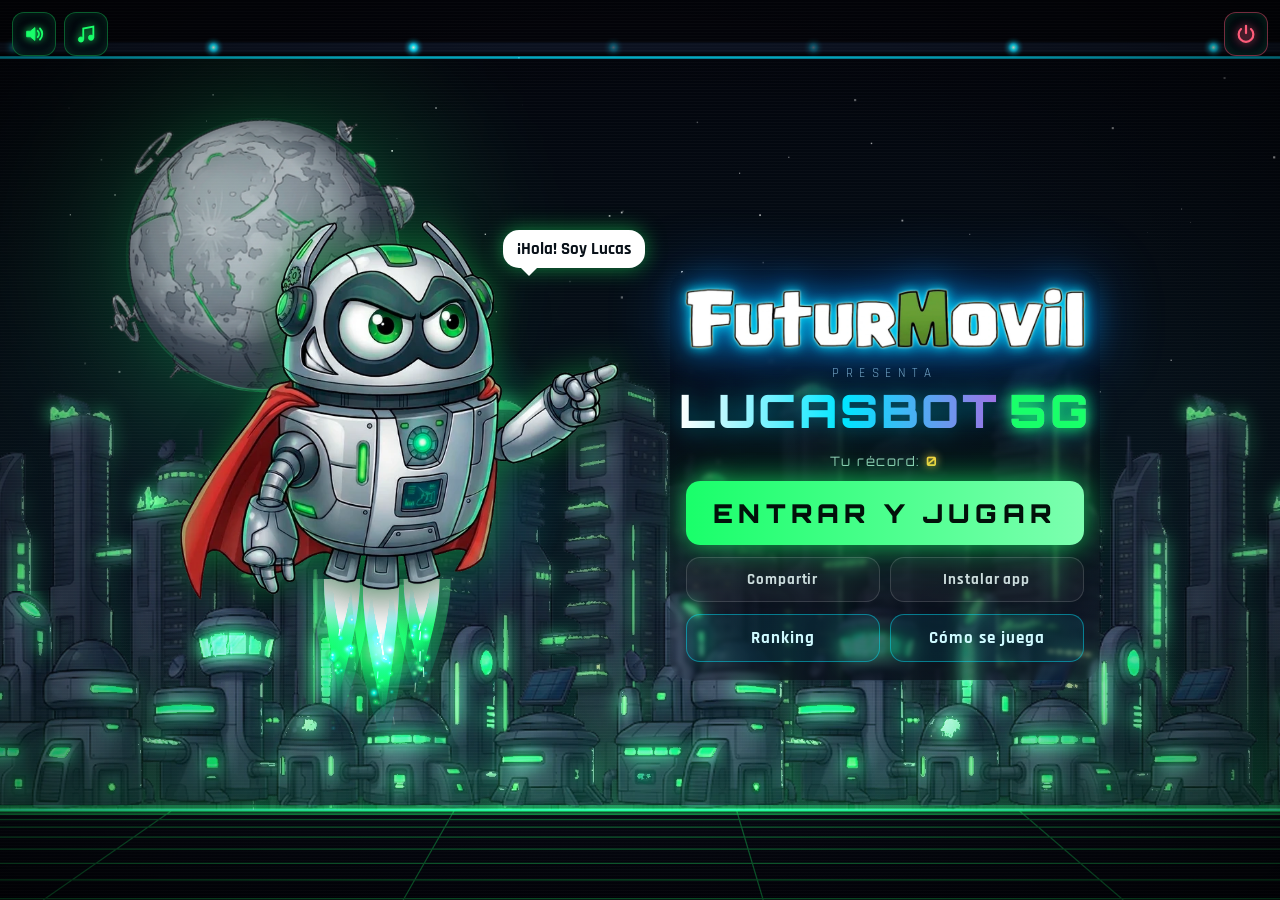
<file: index.html>
<!doctype html>
<html lang="es">
<head>
<meta charset="utf-8">
<meta name="viewport" content="width=device-width,initial-scale=1,maximum-scale=1,user-scalable=no,viewport-fit=cover">
<title>LUCASBOT 5G · Futurmovil</title>
<meta name="description" content="Vuela con Lucas, el robot de Futurmovil, esquiva láseres y virus y entra en el ranking semanal.">
<meta name="theme-color" content="#05060f">
<meta name="apple-mobile-web-app-capable" content="yes">
<meta name="apple-mobile-web-app-status-bar-style" content="black-translucent">
<meta name="apple-mobile-web-app-title" content="Lucas 5G">
<meta property="og:title" content="LUCASBOT 5G · Futurmovil">
<meta property="og:description" content="¿Superas mi puntuación? Vuela con Lucas y entra en el ranking.">
<meta property="og:image" content="https://puntofibra.github.io/juegorobot/img/icon-512.png?v=2">
<link rel="manifest" href="manifest.json?v=2">
<link rel="icon" href="favicon.ico?v=2" sizes="any">
<link rel="icon" type="image/png" sizes="32x32" href="img/icon-32.png?v=2">
<link rel="icon" type="image/png" sizes="192x192" href="img/icon-192.png?v=2">
<link rel="apple-touch-icon" sizes="180x180" href="img/icon-180.png?v=2">
<link rel="preconnect" href="https://fonts.googleapis.com">
<link rel="preconnect" href="https://fonts.gstatic.com" crossorigin>
<link href="https://fonts.googleapis.com/css2?family=Orbitron:wght@500;700;900&family=Rajdhani:wght@500;600;700&display=swap" rel="stylesheet">
<link rel="stylesheet" href="style.css?v=30">
</head>
<body>
<canvas id="cv"></canvas>
<div id="fx"></div>
<div id="flash"></div>

<!-- Botones fijos -->
<button id="btnSonido" class="ico tl" aria-label="Sonido"></button>
<button id="btnMusica" class="ico tl2" aria-label="Música"></button>
<button id="btnCerrar" class="ico tr cerrar oculto" aria-label="Salir del juego"><svg viewBox="0 0 24 24"><path d="M12 3v8" fill="none" stroke-width="2.4" stroke-linecap="round"/><path d="M6.6 6.6a8 8 0 1 0 10.8 0" fill="none" stroke-width="2.4" stroke-linecap="round"/></svg></button>
<button id="btnPausa" class="ico tr oculto" aria-label="Pausa">
  <svg viewBox="0 0 24 24"><rect x="6" y="5" width="4" height="14" rx="1"/><rect x="14" y="5" width="4" height="14" rx="1"/></svg>
</button>

<!-- HUD -->
<div id="hud" class="oculto">
  <div class="hudPts"><span id="hPts">0</span><small>PUNTOS</small></div>
  <div class="hudSub"><span id="hM">0</span> m <i></i> <span id="hD">0</span> datos</div>
  <div id="hCombo"></div>
  <div id="hPw"></div>
</div>
<div id="banner"></div>
<div id="duoHud" class="oculto"><div id="dhYo" class="dh yo"><i>👑</i><small id="dhYoN">TÚ</small><b id="dhYoP">0</b></div><span class="dhVs">VS</span><span id="dhCrono" class="dhCrono oculto">3:00</span><div id="dhEl" class="dh el"><b id="dhElP">0</b><small id="dhElN">RIVAL</small><i>👑</i></div></div>
<div id="duoSpect" class="oculto"><div class="dsCaja"><b>¡TE HAN ELIMINADO!</b><span id="dsTxt"></span><button id="dsSalir" class="btn ter mini">Salir</button></div></div>
<div id="cuenta"></div>

<!-- Carga -->
<section id="sCarga" class="screen show">
  <div class="carga">
    <img src="img/portatil.webp" alt="Lucas" class="lucasImg flota">
    <div class="cargaTxt">INICIANDO SISTEMAS<span class="dots"></span></div>
    <div class="barra"><i id="cargaBar"></i></div>
  </div>
</section>

<!-- Menú -->
<section id="sMenu" class="screen">
  <div class="menu">
    <div class="hero">
      <div class="bocadillo" id="bocadillo">¡Hola! Soy Lucas</div>
      <div class="halo"></div>
      <div class="temaBadge hw">🎃 EDICIÓN HALLOWEEN 🦇</div><div class="temaBadge nv">🎄 EDICIÓN NAVIDAD ❄️</div><div class="temaBadge fa">🔥 EDICIÓN FALLAS 🎆</div>
      <div class="heroLucas flota">
        <canvas id="heroFx"></canvas>
        <img id="heroImg" src="img/capa.webp" alt="Lucas con capa" class="lucasImg grande">
      </div>
    </div>
    <div class="panel">
      <div class="logoWrap"><img src="img/logo.webp?v=2" alt="FuturMovil" class="logoImg"><i class="logoBrillo"></i></div>
      <div class="titulo"><span>presenta</span><b>LUCASBOT<em>5G</em></b></div>
      <div class="record">Tu récord: <b id="mRecord">0</b></div>
      <div id="enVivo" class="enVivo oculto"><span class="punto"></span><span class="etq">HOY</span><span class="txt"><b id="hoyJug">0</b> <span id="hoyJugTxt">pilotos han volado</span><i>·</i><b id="hoyPar">0</b> vuelos</span></div>
      <div id="miCuenta" class="cuenta oculto"><span class="avatar"></span><span class="cnom"><small>Jugando como</small><b id="cUsuario"></b></span><button id="btnInventario" class="btn sec mini inv"><svg viewBox="0 0 24 24"><path d="M4 8l8-4 8 4v9l-8 4-8-4z" fill="none" stroke="currentColor" stroke-width="2" stroke-linejoin="round"/><path d="M4 8l8 4 8-4M12 12v9" fill="none" stroke="currentColor" stroke-width="2"/></svg>Inventario</button><button id="btnSalirCuenta" class="btn ter mini">Salir</button></div>
      <button id="btnJugar" class="btn jugar"><span>JUGAR</span></button>
      <div class="fila">
        <button id="btnCompartir" class="btn ter">Compartir</button>
        <button id="btnInstalar" class="btn ter">Instalar app</button>
      </div>
      <div class="fila">
        <button id="btnRanking" class="btn sec">Ranking</button>
        <button id="btnAyuda" class="btn sec">Cómo se juega</button>
      </div>
    </div>
  </div>
</section>

<!-- Ayuda -->
<section id="sAyuda" class="screen">
  <div class="card ancha">
    <div class="fxBox"><canvas id="ayudaFx"></canvas><img id="ayudaImg" src="img/ayuda.webp" alt="LucasBot señalando" class="lucasImg lado"></div>
    <div>
      <h2>Cómo se juega</h2>
      <ul class="ayuda">
        <li><b>Mantén pulsado</b> (pantalla, ratón o espacio) para que Lucas suba. Suelta para bajar.</li>
        <li>Recoge <b class="v" data-hw="calabazas" data-nv="monedas de oro" data-fa="buñuelos">datos</b> seguidos para hacer combos y multiplicar los puntos.</li>
        <li>Esquiva <b class="r" data-hw="gusanos" data-nv="bastones de caramelo" data-fa="tracas">láseres</b>, <b class="m" data-hw="murciélagos" data-nv="bolas malvadas" data-fa="ninots y TNT">virus</b> y <b class="r" data-hw="cuchillos" data-nv="carámbanos" data-fa="cohetes">misiles</b>. Pasar rozando <span data-hw="un gusano" data-nv="un bastón" data-fa="una traca">un láser</span> da puntos extra.</li>
      </ul>
      <div class="pws" id="ayudaPw"></div>
      <div class="ayudaBtns"><button class="btn jugar peq" data-cerrar>¡Entendido!</button><a class="btn sec webCreador" href="https://puntofibra.github.io/web/" target="_blank" rel="noopener"><svg viewBox="0 0 24 24"><circle cx="12" cy="12" r="9" fill="none" stroke="currentColor" stroke-width="2"/><path d="M3 12h18M12 3c3 3.2 3 14.8 0 18M12 3c-3 3.2-3 14.8 0 18" fill="none" stroke="currentColor" stroke-width="2"/></svg>Web del creador</a></div>
    </div>
  </div>
</section>

<!-- Despedida (si el navegador no deja cerrar la pestaña) -->
<section id="sAdios" class="screen">
  <div class="card adios">
    <img src="img/saluda.webp" alt="Lucas se despide" class="lucasImg media">
    <h2>¡Hasta pronto!</h2>
    <p>Lucas se queda esperándote. Ya puedes cerrar esta pestaña del navegador.</p>
    <button id="btnVolverJuego" class="btn jugar peq">Volver al juego</button>
  </div>
</section>

<!-- Pausa -->
<section id="sPausa" class="screen">
  <div class="card">
    <img src="img/switch.webp" alt="Lucas jugando" class="lucasImg media">
    <h2>PAUSA</h2>
    <button id="btnSeguir" class="btn jugar peq">Continuar</button>
    <button id="btnSalir" class="btn sec">Salir al menú</button>
  </div>
</section>

<!-- Fin -->
<section id="sFin" class="screen">
  <div class="card ancha fin">
    <div class="finImg"><img id="finImg" src="img/caido.webp" alt="Lucas" class="lucasImg media"></div>
    <div class="finDatos">
      <h2 id="finTit">FIN DE LA PARTIDA</h2>
      <div class="stats">
        <div><b id="fPts">0</b><small>puntos</small></div>
        <div><b id="fM">0</b><small>metros</small></div>
        <div><b id="fD">0</b><small>datos</small></div>
        <div><b id="fBest">0</b><small>récord</small></div>
      </div>
      <div class="envio" id="envio"></div>
      <div id="finItem" class="finItem oculto"><img alt=""><div><small>¡OBJETO CONSEGUIDO!</small><b></b><code></code></div><button class="btn sec mini" id="btnVerSala">Ver en mi sala</button></div>
      <div id="finProx" class="finProx oculto"></div>
      <button id="btnOtra" class="btn jugar peq">Otra vez</button>
      <div class="fila">
        <button id="btnFinRank" class="btn sec">Ranking</button>
        <button id="btnFinComp" class="btn sec">Compartir</button>
      </div>
      <button id="btnFinMenu" class="btn ter">Menú</button>
    </div>
  </div>
</section>

<!-- Elegir modo: 1 o 2 jugadores -->
<section id="sModo" class="screen">
  <div class="card modoCard">
    <h2>¿CÓMO QUIERES VOLAR?</h2>
    <div class="modos">
      <button id="btnModo1" class="modo m1">
        <span class="mImgs"><img src="img/superlucas.webp" alt=""></span>
        <b>1 JUGADOR</b><small>Vuela solo y bate tu récord</small>
      </button>
      <button id="btnModo2" class="modo m2">
        <span class="mImgs"><img src="img/superlucas.webp" alt="" class="gris"><img src="img/superlucas.webp" alt=""></span>
        <b>2 JUGADORES</b><small>Reta a un amigo en tiempo real</small><i class="mNuevo">NUEVO</i>
      </button>
    </div>
    <button id="btnModoX" class="btn ter">Volver</button>
  </div>
</section>

<!-- 2 jugadores: sala / invitación -->
<section id="sDuo" class="screen">
  <div class="card duoCard" id="duoCaja"></div>
</section>

<!-- 2 jugadores: resultado -->
<section id="sDuoFin" class="screen">
  <div class="card ancha fin duoFin">
    <div class="finImg"><img id="dfImg" src="img/celebra.webp" alt="Lucas" class="lucasImg media"></div>
    <div class="finDatos">
      <h2 id="dfTit">¡HAS GANADO!</h2>
      <div class="dfVs">
        <div id="dfYo" class="dfJ yo"><small id="dfYoN">Tú</small><b id="dfYoP">0</b><span id="dfYoS"></span><i>👑</i></div>
        <div class="dfX">VS</div>
        <div id="dfEl" class="dfJ el"><small id="dfElN">Rival</small><b id="dfElP">0</b><span id="dfElS"></span><i>👑</i></div>
      </div>
      <div class="envio" id="dfEnvio"></div>
      <button id="dfRev" class="btn jugar peq">REVANCHA</button>
      <div class="dfEst" id="dfEst"></div>
      <div class="fila">
        <button id="dfComp" class="btn sec">Compartir</button>
        <button id="dfMenu" class="btn ter">Menú</button>
      </div>
    </div>
  </div>
</section>

<!-- Ranking -->
<section id="sRanking" class="screen">
  <div class="card ancha">
    <div class="fxBox"><canvas id="rankFx"></canvas><img id="rankImg" src="img/gamer.webp" alt="LucasBot jugando" class="lucasImg lado"></div>
    <div class="rk">
      <h2>Ranking</h2>
      <div class="tabs"><button class="tab on" data-tab="semana">Esta semana</button><button class="tab" data-tab="total">Histórico</button></div>
      <div id="premio" class="premio oculto"></div>
      <ol id="rkLista" class="rkLista"></ol>
      <button class="btn jugar peq" data-cerrar>Cerrar</button>
    </div>
  </div>
</section>

<!-- Sala de inventario -->
<section id="sInv" class="sala">
  <div class="salaFondo"></div>
  <div class="salaBox" id="salaBox">
    <div class="salaItems" id="salaItems"></div>
    <button class="btn salaVolver" id="btnSalaVolver"><span>←</span> Volver</button>
    <div class="salaTit"><small>SALA DE</small><b id="salaNom">—</b></div>
    <div class="salaCnt"><b id="salaCnt">0</b><small>objetos</small></div>
    <div class="salaAyuda" id="salaAyuda">Arrastra tus objetos para colocarlos donde quieras</div>
    <div class="salaEstado" id="salaEstado"></div>
  </div>
  <nav class="salaMenu" id="salaMenu">
    <h4>SECCIONES</h4>
    <button class="secBtn btnTrueque" id="btnTrueque"><span class="sIco"><svg viewBox="0 0 24 24"><path d="M4 8h13l-3-3M20 16H7l3 3" fill="none" stroke="currentColor" stroke-width="2" stroke-linecap="round" stroke-linejoin="round"/></svg></span><span class="sTxt"><b>Intercambiar</b><small>Con jugadores conectados</small></span><i id="onCnt">0</i></button>
    <button class="secBtn btnLobby" id="btnLobby"><span class="sIco"><svg viewBox="0 0 24 24"><path d="M4 5h16v10H9l-5 4z" fill="none" stroke="currentColor" stroke-width="2" stroke-linejoin="round"/><path d="M8 9h8M8 12h5" stroke="currentColor" stroke-width="2" stroke-linecap="round"/></svg></span><span class="sTxt"><b>Sala de chat</b><small>Lobby Futurmovil</small></span></button>
    <div class="secPronto">✨ Más secciones muy pronto</div>
  </nav>
  <div class="tPanel oculto" id="tPanel">
    <div class="tCaja">
      <div class="tVista" data-v="lista">
        <header><b>Jugadores conectados</b><button class="tX" data-tcerrar>✕</button></header>
        <p class="tSub">Elige con quién quieres intercambiar objetos</p>
        <div class="tLista" id="tLista"></div>
      </div>
      <div class="tVista" data-v="espera">
        <div class="tCentro"><div class="tSpin"></div><b>Esperando a <span class="tOtro"></span>…</b><p>Le ha llegado tu invitación para intercambiar</p><button class="btn ter" data-tcancelar>Cancelar invitación</button></div>
      </div>
      <div class="tVista" data-v="invita">
        <div class="tCentro"><div class="tIco">⇄</div><b><span class="tOtro"></span> quiere intercambiar contigo</b><p>Podréis ver lo que ofrece cada uno antes de aceptar</p>
          <div class="tBotones"><button class="btn jugar peq" id="tSi">Ver trato</button><button class="btn ter" id="tNo">Rechazar</button></div></div>
      </div>
      <div class="tVista" data-v="trato">
        <header><b>Intercambio con <span class="tOtro"></span></b><button class="tX" data-tcancelar>✕</button></header>
        <div class="tCols">
          <div class="tCol">
            <h4>Tú ofreces <small id="tMioN"></small></h4>
            <div class="tOferta" id="tMio"></div>
            <h5>Tus objetos <small>(toca para añadir o quitar)</small></h5>
            <div class="tInv" id="tInv"></div>
          </div>
          <div class="tCol suyo">
            <h4><span class="tOtro"></span> ofrece <small id="tSuyoN"></small></h4>
            <div class="tOferta grande" id="tSuyo"></div>
          </div>
        </div>
        <footer>
          <div class="tEst"><span id="tOkYo">Tú: sin aceptar</span><span id="tOkOtro">—</span><em id="tMsg"></em></div>
          <button class="btn ter" data-tcancelar>Cancelar</button>
          <button class="btn jugar peq" id="tAceptar">Aceptar trato</button>
        </footer>
      </div>
      <div class="tVista" data-v="fin">
        <div class="tCentro"><div class="tIco" id="tFinIco">✓</div><b id="tFinTit"></b><p id="tFinTxt"></p><button class="btn sec" data-tcerrar>Cerrar</button></div>
      </div>
    </div>
  </div>
  <div class="itemInfo oculto" id="itemInfo"><img alt=""><div><b></b><code></code><small></small></div></div>
</section>

<div class="marcaPruebas">🧪 MODO PRUEBAS · solo tú ves este tema</div>
<div class="actualiza oculto" id="actualiza"><div><div class="tSpin"></div><b>¡Nueva versión de LUCASBOT!</b><small>Actualizando…</small></div></div>
<div class="modal oculto" id="modal" role="dialog" aria-modal="true"><div class="mCaja"><div class="mIco" id="mIco"></div><h3 id="mTit"></h3><div class="mTxt" id="mTxt"></div><div class="mBtns"><button class="btn ter" id="mNo">Cancelar</button><button class="btn jugar peq" id="mSi">Aceptar</button></div></div></div>
<div class="tAviso oculto" id="tAviso"><span class="tIco">⇄</span><div><b id="tAvisoTit"></b><small id="tAvisoTxt"></small></div><button class="btn jugar mini" id="tAvisoVer">Ver</button><button class="tX" id="tAvisoNo">✕</button></div>

<!-- Sala de chat tipo Habbo -->
<section id="sChat" class="chatSala">
  <canvas id="chatCv"></canvas>
  <div class="chatTop">
    <button class="btn sec mini" id="btnChatVolver">← Mi sala</button>
    <div class="chatTit"><small>SALA DE CHAT</small><b>LOBBY FUTURMOVIL</b></div>
    <div class="chatCnt"><b id="chatN">1</b><small>conectados</small></div>
  </div>
  <div class="chatLog" id="chatLog"></div>
  <form class="chatBar" id="chatForm" autocomplete="off">
    <button type="button" class="emo" data-e="saluda" title="Saludar">👋</button>
    <button type="button" class="emo" data-e="baile" title="Bailar">🕺</button>
    <button type="button" class="emo" data-e="amor" title="Corazón">❤️</button>
    <input id="chatTxt" maxlength="120" placeholder="Escribe un mensaje y pulsa Enter…" enterkeyhint="send">
    <button class="btn jugar mini" type="submit">Enviar</button>
  </form>
  <div class="chatMenu oculto" id="chatMenu"><b id="chatMenuNom"></b><button class="btn sec mini" id="chatMenuTrato">⇄ Intercambiar</button><button class="btn ter mini" id="chatMenuHola">👋 Saludar</button></div>
  <div class="chatEstado" id="chatEstado">Entrando en la sala…</div>
</section>

<!-- Acceso -->
<!-- Administración (10 toques a Lucas en el menú) -->
<section id="sAdmin" class="screen adminScr">
  <div class="admBox">
    <div class="admLlave" id="admLlave">
      <div class="nfcAnim" id="nfcAnim"><svg viewBox="0 0 64 64"><rect x="14" y="6" width="36" height="52" rx="7" fill="none" stroke="currentColor" stroke-width="3"/><path d="M27 24a9 9 0 0 1 0 16M33 19a16 16 0 0 1 0 26M39 14a23 23 0 0 1 0 36" fill="none" stroke="currentColor" stroke-width="3" stroke-linecap="round"/></svg><i></i><i></i></div>
      <h2>Acceso administrador</h2>
      <p id="admMsg">Pulsa «Escanear» y acerca tu llave NFC a la parte trasera del móvil</p>
      <div id="admQr" class="admQr oculto"><div id="admQrImg"></div><small id="admQrT"></small></div>
      <button id="btnNfc" class="btn jugar peq">Escanear llave</button>
      <button id="btnAdmLogin" class="btn jugar peq oculto">Iniciar sesión</button>
      <button class="btn ter admCerrar">Cancelar</button>
    </div>
    <div class="admPanel oculto" id="admPanel">
      <header class="admHead">
        <b>PANEL ADMIN</b>
        <nav id="admTabs"><button data-t="trofeos" class="on">Trofeos</button><button data-t="premios">Premio semanal</button><button data-t="jugadores">Jugadores</button><button data-t="regalar">Regalar</button><button data-t="canjear">Canjear</button><button data-t="temas">Temas</button></nav>
        <button class="admX admCerrar" aria-label="Cerrar">✕</button>
      </header>
      <div class="admCont">
        <div class="admTab on" data-t="trofeos">
          <h3>Trofeos del juego</h3>
          <div class="admCat" id="admCat"></div>
          <h3 id="tTit">Nuevo trofeo</h3>
          <form id="fTrofeo" class="admForm">
            <input type="hidden" name="tipo">
            <label class="admImg"><input type="file" id="tPng" accept="image/png"><img id="tPrev" alt=""><span id="tPrevTxt">Subir imagen PNG<br><small>con fondo transparente</small></span></label>
            <div class="admCampos">
              <input name="nombre" maxlength="60" placeholder="Nombre del trofeo (ej. Copa Navidad)" required>
              <input name="desc" maxlength="200" placeholder="Descripción (opcional)">
              <label class="admRango">Tamaño en la sala <input type="range" name="ancho" min="0.5" max="1.8" step="0.05" value="1"><em id="tAncho">100%</em></label>
              <div class="admFila"><button class="btn jugar peq" type="submit" id="tBtn">Crear trofeo</button><button class="btn ter oculto" type="button" id="tCancel">Cancelar</button></div>
            </div>
          </form>
        </div>
        <div class="admTab" data-t="premios">
          <h3>Premio por defecto <small>(semanas sin nada programado)</small></h3>
          <form id="fBase" class="admForm linea">
            <select name="tipo" class="selTrofeo" data-ninguno="Sin premio"></select>
            <input name="minimo" type="number" min="0" step="100" placeholder="Puntos mínimos">
            <input name="maxDia" type="number" min="1" placeholder="Máx/día">
            <input name="texto" maxlength="200" placeholder="Texto que verán los jugadores">
            <button class="btn sec" type="submit">Guardar</button>
          </form>
          <h3>Programar próximas semanas</h3>
          <div id="admSemanas" class="admSemanas"></div>
        </div>
        <div class="admTab" data-t="jugadores">
          <h3>Jugadores <small id="jugCnt"></small></h3>
          <input id="admBuscar" placeholder="Buscar jugador o correo…">
          <div id="admJug" class="admJug"></div>
        </div>
        <div class="admTab" data-t="temas">
          <h3>Tema del juego <small>(cambia el aspecto del juego para todos los jugadores)</small></h3>
          <label class="pruebas"><input type="checkbox" id="chkPruebas"><span class="sw"></span><span><b>Modo pruebas</b><small id="pruebasTxt"></small></span></label>
          <div class="temas" id="admTemas">
            <button class="tema" data-tema="normal"><span class="tPrev normal"><i></i></span><b>Normal</b><small>Ciudad neón de Futurmovil</small><em>ACTIVO</em></button>
            <button class="tema" data-tema="halloween"><span class="tPrev halloween"><i></i></span><b>Halloween</b><small>Murciélagos, gusanos, cuchillos y calabazas</small><em>ACTIVO</em></button>
            <button class="tema" data-tema="navidad"><span class="tPrev navidad"><i></i></span><b>Navidad</b><small>Nieve, bastones de caramelo, bolas malvadas y monedas de oro</small><em>ACTIVO</em></button>
            <button class="tema" data-tema="fallas"><span class="tPrev fallas"><i></i></span><b>Fallas</b><small>Mascletà, tracas, ninots, TNT, cohetes y buñuelos</small><em>ACTIVO</em></button>
          </div>
          <p class="admNota">Los jugadores que estén en el menú lo verán cambiar en menos de un minuto; los que estén jugando, al terminar la partida.</p>
        </div>
        <div class="admTab" data-t="canjear">
          <h3>Canjear trofeos <small>(entregas el premio en mano y el trofeo se elimina)</small></h3>
          <form id="fCanje" class="admForm linea">
            <input name="q" list="admUsuarios" placeholder="ID del trofeo (LB-…) o nombre del jugador" autocomplete="off" required>
            <button class="btn sec" type="submit">Buscar</button>
          </form>
          <div id="canjeRes" class="canjeRes"></div>
          <h3>Últimos canjes</h3>
          <div id="canjeLog" class="canjeLog"></div>
        </div>
        <div class="admTab" data-t="regalar">
          <h3>Regalar un trofeo</h3>
          <form id="fRegalar" class="admForm col">
            <input name="usuario" list="admUsuarios" placeholder="Nombre de usuario" required autocomplete="off">
            <datalist id="admUsuarios"></datalist>
            <select name="tipo" class="selTrofeo" required></select>
            <input name="motivo" maxlength="120" placeholder="Motivo (opcional)">
            <button class="btn jugar peq" type="submit">Regalar</button>
          </form>
          <p class="admNota">Cada trofeo regalado recibe su propio ID único y aparece en la sala del jugador.</p>
        </div>
      </div>
    </div>
  </div>
</section>

<section id="sLogin" class="screen">
  <div class="card ancha login">
    <img src="img/capa.webp" alt="LucasBot" class="lucasImg lado">
    <div class="loginCol">
      <div class="lv" data-v="entrar">
        <h2>Entra para jugar</h2>
        <form id="fEntrar" autocomplete="on">
          <input name="id" id="lId" placeholder="Correo o nombre de usuario" autocomplete="username" required>
          <input name="pass" id="lPass" type="password" placeholder="Contraseña" autocomplete="current-password" required>
          <button class="btn jugar peq" type="submit">Entrar</button>
        </form>
        <div class="gWrap"><div class="sep"><span>o</span></div><div class="gBtn"></div></div>
        <div class="links"><a data-ir="crear">Crear cuenta</a><a data-ir="recuperar">¿Olvidaste la contraseña?</a></div>
      </div>
      <div class="lv" data-v="crear">
        <h2>Crear cuenta</h2>
        <form id="fCrear" autocomplete="on">
          <input name="email" type="email" placeholder="Tu correo" autocomplete="email" required>
          <div class="campoU"><input name="usuario" id="cUser" maxlength="16" placeholder="Nombre de usuario (sale en el ranking)" autocomplete="nickname" required><i id="cUserEst"></i></div>
          <input name="pass" type="password" placeholder="Contraseña (mínimo 6)" autocomplete="new-password" required minlength="6">
          <button class="btn jugar peq" type="submit">Crear y jugar</button>
        </form>
        <div class="gWrap"><div class="sep"><span>o</span></div><div class="gBtn"></div></div>
        <div class="links"><a data-ir="entrar">Ya tengo cuenta</a></div>
        <p class="legal">Al crear la cuenta aceptas la <a href="privacidad.html" target="_blank">política de privacidad</a>.</p>
      </div>
      <div class="lv" data-v="recuperar">
        <h2>Recuperar contraseña</h2>
        <p class="txt">Te enviamos un código de 6 cifras a tu correo.</p>
        <form id="fRecuperar">
          <input name="email" type="email" id="rEmail" placeholder="Tu correo" autocomplete="email" required>
          <button class="btn jugar peq" type="submit">Enviar código</button>
        </form>
        <div class="links"><a data-ir="restablecer">Ya tengo un código</a><a data-ir="entrar">Volver</a></div>
      </div>
      <div class="lv" data-v="restablecer">
        <h2>Nueva contraseña</h2>
        <form id="fRestablecer">
          <input name="email" type="email" id="rsEmail" placeholder="Tu correo" autocomplete="email" required>
          <input name="codigo" inputmode="numeric" maxlength="6" placeholder="Código de 6 cifras" autocomplete="one-time-code" required>
          <input name="pass" type="password" placeholder="Contraseña nueva (mínimo 6)" autocomplete="new-password" required minlength="6">
          <button class="btn jugar peq" type="submit">Guardar y jugar</button>
        </form>
        <div class="links"><a data-ir="recuperar">Reenviar código</a><a data-ir="entrar">Volver</a></div>
      </div>
      <div class="lv" data-v="gusuario">
        <h2>Elige tu nombre</h2>
        <p class="txt">Es el nombre que saldrá en el ranking.</p>
        <form id="fGUsuario">
          <div class="campoU"><input name="usuario" id="gUser" maxlength="16" placeholder="Nombre de usuario" required><i id="gUserEst"></i></div>
          <button class="btn jugar peq" type="submit">Empezar</button>
        </form>
        <div class="links"><a data-ir="entrar">Cancelar</a></div>
      </div>
      <div class="lmsg" id="lMsg"></div>
      <button class="cerrarX" data-cerrar aria-label="Cerrar">✕</button>
    </div>
  </div>
</section>

<!-- Instalar iPhone -->
<section id="sIos" class="screen">
  <div class="card">
    <img src="img/telefono.webp" alt="Lucas con móvil" class="lucasImg media">
    <h2>Instalar en iPhone</h2>
    <p class="txt">En Safari, pulsa el botón <b>Compartir</b> (el cuadrado con la flecha hacia arriba) y elige <b>«Añadir a pantalla de inicio»</b>.</p>
    <button class="btn jugar peq" data-cerrar>Vale</button>
  </div>
</section>

<div id="girar">
  <div class="girarBox">
    <div class="movilAnim"><div class="movilIco"><img src="img/capa.webp" alt=""></div><svg class="flecha" viewBox="0 0 60 60"><path d="M12 30a18 18 0 0 1 30-13" fill="none" stroke-width="4" stroke-linecap="round"/><path d="M44 8v11H33" fill="none" stroke-width="4" stroke-linecap="round" stroke-linejoin="round"/></svg></div>
    <b>Gira el móvil</b>
    <span>LucasBot 5G se juega en horizontal</span>
  </div>
</div>
<div id="toast"></div>
<script src="https://accounts.google.com/gsi/client" async defer></script>
<script src="game.js?v=40"></script>
</body>
</html>
</file>
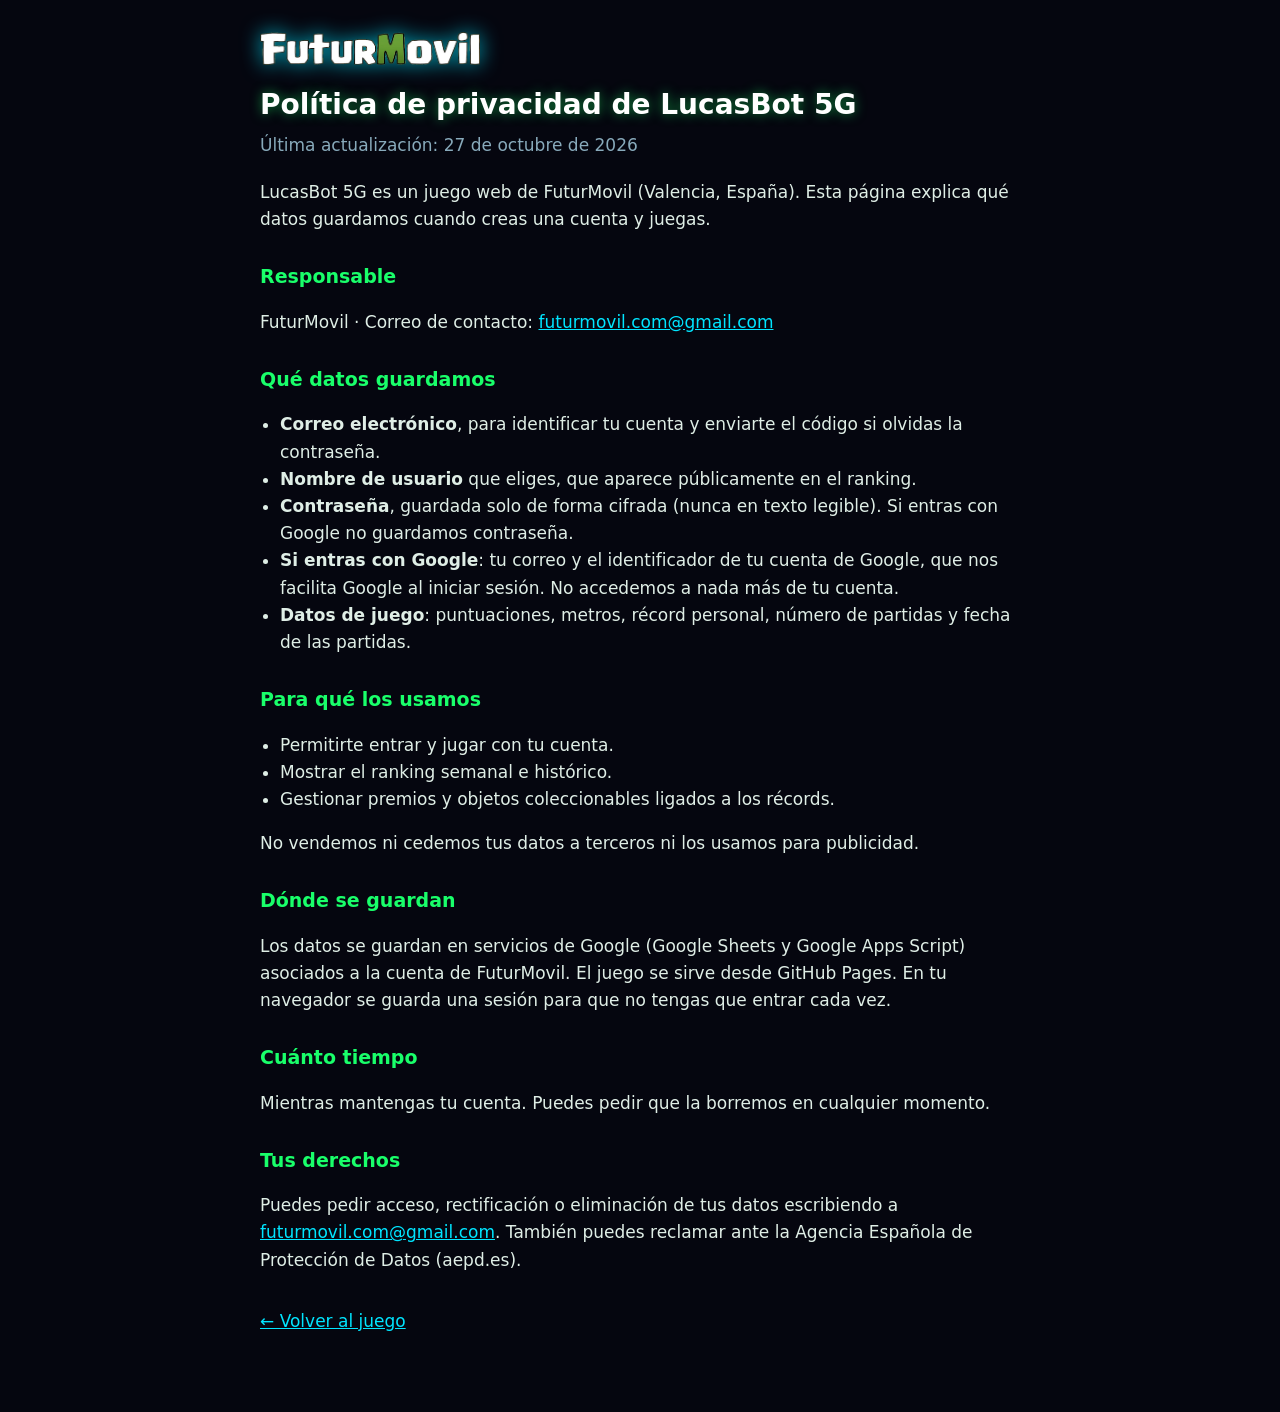
<file: privacidad.html>
<!doctype html>
<html lang="es">
<head>
<meta charset="utf-8">
<meta name="viewport" content="width=device-width,initial-scale=1">
<title>Privacidad · LucasBot 5G</title>
<link rel="icon" href="img/icon-192.png?v=2">
<style>
  :root{--v:#19ff6a;--c:#00e5ff}
  body{margin:0;background:#05060f;color:#dfeee6;font:17px/1.6 system-ui,-apple-system,Segoe UI,Roboto,sans-serif}
  main{max-width:760px;margin:0 auto;padding:32px 16px 60px}
  h1{color:#fff;font-size:28px;margin:0 0 4px;text-shadow:0 0 12px rgba(25,255,106,.5)}
  h2{color:var(--v);font-size:19px;margin:28px 0 6px}
  a{color:var(--c)}
  .sub{color:#8ab;margin:0 0 20px}
  .logo{display:block;width:220px;max-width:70%;margin:0 0 18px;filter:drop-shadow(0 0 10px rgba(0,229,255,.7))}
  ul{padding-left:20px}
</style>
</head>
<body>
<main>
  <img src="img/logo.webp" alt="FuturMovil" class="logo">
  <h1>Política de privacidad de LucasBot 5G</h1>
  <p class="sub">Última actualización: 27 de octubre de 2026</p>

  <p>LucasBot 5G es un juego web de FuturMovil (Valencia, España). Esta página explica qué datos guardamos cuando creas una cuenta y juegas.</p>

  <h2>Responsable</h2>
  <p>FuturMovil · Correo de contacto: <a href="mailto:futurmovil.com@gmail.com">futurmovil.com@gmail.com</a></p>

  <h2>Qué datos guardamos</h2>
  <ul>
    <li><b>Correo electrónico</b>, para identificar tu cuenta y enviarte el código si olvidas la contraseña.</li>
    <li><b>Nombre de usuario</b> que eliges, que aparece públicamente en el ranking.</li>
    <li><b>Contraseña</b>, guardada solo de forma cifrada (nunca en texto legible). Si entras con Google no guardamos contraseña.</li>
    <li><b>Si entras con Google</b>: tu correo y el identificador de tu cuenta de Google, que nos facilita Google al iniciar sesión. No accedemos a nada más de tu cuenta.</li>
    <li><b>Datos de juego</b>: puntuaciones, metros, récord personal, número de partidas y fecha de las partidas.</li>
  </ul>

  <h2>Para qué los usamos</h2>
  <ul>
    <li>Permitirte entrar y jugar con tu cuenta.</li>
    <li>Mostrar el ranking semanal e histórico.</li>
    <li>Gestionar premios y objetos coleccionables ligados a los récords.</li>
  </ul>
  <p>No vendemos ni cedemos tus datos a terceros ni los usamos para publicidad.</p>

  <h2>Dónde se guardan</h2>
  <p>Los datos se guardan en servicios de Google (Google Sheets y Google Apps Script) asociados a la cuenta de FuturMovil. El juego se sirve desde GitHub Pages. En tu navegador se guarda una sesión para que no tengas que entrar cada vez.</p>

  <h2>Cuánto tiempo</h2>
  <p>Mientras mantengas tu cuenta. Puedes pedir que la borremos en cualquier momento.</p>

  <h2>Tus derechos</h2>
  <p>Puedes pedir acceso, rectificación o eliminación de tus datos escribiendo a <a href="mailto:futurmovil.com@gmail.com">futurmovil.com@gmail.com</a>. También puedes reclamar ante la Agencia Española de Protección de Datos (aepd.es).</p>

  <p style="margin-top:34px"><a href="./">← Volver al juego</a></p>
</main>
</body>
</html>
</file>
<file: style.css>
:root{
  --v:#19ff6a; --c:#00e5ff; --m:#ff2bd6; --r:#ff2b4e; --o:#ffd23f; --p:#b14bff;
  --bg:#05060f; --tx:#e9fff1;
}
*{box-sizing:border-box;margin:0;padding:0;-webkit-tap-highlight-color:transparent}
html,body{height:100%;background:var(--bg);color:var(--tx);overflow:hidden;
  font-family:'Rajdhani',system-ui,sans-serif;user-select:none;-webkit-user-select:none;touch-action:none;overscroll-behavior:none}
canvas#cv{position:fixed;inset:0;width:100%;height:100%;display:block}
.oculto{display:none!important}
button{font:inherit;color:inherit;border:0;background:none;cursor:pointer}
input{font:inherit}

/* Capa de efectos: scanlines + viñeta */
#fx{position:fixed;inset:0;pointer-events:none;z-index:2;
  background:
   radial-gradient(ellipse at center,transparent 55%,rgba(0,0,0,.55) 100%),
   repeating-linear-gradient(0deg,rgba(255,255,255,.025) 0 1px,transparent 1px 3px);
  mix-blend-mode:normal}
#flash{position:fixed;inset:0;pointer-events:none;z-index:3;background:#fff;opacity:0}

/* Iconos fijos */
.ico{position:fixed;z-index:20;width:44px;height:44px;border-radius:12px;display:grid;place-items:center;
  background:rgba(5,10,20,.55);border:1px solid rgba(25,255,106,.35);backdrop-filter:blur(6px);
  box-shadow:0 0 12px rgba(25,255,106,.15) inset;transition:transform .15s,border-color .2s}
.ico:active{transform:scale(.9)}
.ico svg{width:22px;height:22px;fill:var(--v);stroke:var(--v);filter:drop-shadow(0 0 4px var(--v))}
.ico.off svg{fill:#5b6b63;stroke:#5b6b63;filter:none}
.tl{top:calc(12px + env(safe-area-inset-top));left:12px}
.tl2{top:calc(12px + env(safe-area-inset-top));left:64px}
.tr{top:calc(12px + env(safe-area-inset-top));right:12px}

/* HUD */
#hud{position:fixed;top:calc(10px + env(safe-area-inset-top));left:50%;transform:translateX(-50%);z-index:10;text-align:center;pointer-events:none}
.hudPts{font-family:Orbitron;font-weight:900;font-size:clamp(30px,5vw,46px);line-height:1;letter-spacing:.04em;
  color:#fff;text-shadow:0 0 8px var(--v),0 0 22px var(--v)}
.hudPts small{display:block;font-size:10px;letter-spacing:.35em;color:var(--v);margin-top:4px;text-shadow:0 0 6px var(--v)}
.hudSub{font-family:Orbitron;font-size:12px;margin-top:6px;color:#bfeee0;letter-spacing:.08em}
.hudSub i{display:inline-block;width:4px;height:4px;border-radius:50%;background:var(--v);margin:0 6px;vertical-align:middle;box-shadow:0 0 6px var(--v)}
#hCombo{font-family:Orbitron;font-weight:900;font-size:20px;margin-top:6px;color:var(--o);text-shadow:0 0 10px var(--o);
  opacity:0;transform:scale(.6);transition:opacity .2s,transform .2s}
#hCombo.on{opacity:1;transform:scale(1)}
#hCombo.pop{animation:pop .25s}
#hPw{display:flex;gap:8px;justify-content:center;margin-top:8px}
.pw{width:46px;height:46px;border-radius:50%;position:relative;display:grid;place-items:center;
  background:rgba(5,8,18,.6);box-shadow:0 0 14px var(--col) inset,0 0 10px var(--col)}
.pw img{width:28px;height:28px}
.pw svg{position:absolute;inset:-3px;width:52px;height:52px;transform:rotate(-90deg)}
.pw circle{fill:none;stroke:var(--col);stroke-width:3;stroke-linecap:round;filter:drop-shadow(0 0 3px var(--col))}

#banner{position:fixed;left:0;right:0;top:32%;z-index:9;text-align:center;pointer-events:none;opacity:0;
  font-family:Orbitron;font-weight:900;font-size:clamp(22px,4.5vw,44px);letter-spacing:.12em;color:#fff}
#banner small{display:block;font-size:.4em;letter-spacing:.5em;color:var(--c);text-shadow:0 0 8px var(--c);margin-bottom:6px}
#banner.show{animation:banner 2.4s ease forwards}
#banner span{text-shadow:0 0 10px var(--bc,#19ff6a),0 0 30px var(--bc,#19ff6a)}
@keyframes banner{0%{opacity:0;transform:scale(1.6);filter:blur(8px)}12%{opacity:1;transform:scale(1);filter:blur(0)}
 80%{opacity:1;transform:scale(1)}100%{opacity:0;transform:scale(.9) translateY(-20px)}}

#cuenta{position:fixed;inset:0;z-index:12;display:grid;place-items:center;pointer-events:none;
  font-family:Orbitron;font-weight:900;font-size:clamp(90px,20vw,200px);color:#fff}
#cuenta span{animation:cnt .8s ease-out forwards;text-shadow:0 0 20px var(--v),0 0 60px var(--v)}
#cuenta span.go{font-size:.45em;color:var(--v)}
@keyframes cnt{0%{opacity:0;transform:scale(2.4)}25%{opacity:1;transform:scale(1)}80%{opacity:1}100%{opacity:0;transform:scale(.7)}}
@keyframes pop{50%{transform:scale(1.35)}}

/* Pantallas */
.screen{position:fixed;inset:0;z-index:15;display:flex;align-items:center;justify-content:center;padding:70px 16px 20px;
  opacity:0;pointer-events:none;transition:opacity .4s ease;overflow-y:auto;touch-action:pan-y}
.screen.show{opacity:1;pointer-events:auto}
.screen.dim{background:rgba(3,4,10,.62);backdrop-filter:blur(3px)}
.screen>*{transform:translateY(16px) scale(.96);transition:transform .5s cubic-bezier(.2,1.4,.4,1)}
.screen.show>*{transform:none}

.card{position:relative;background:linear-gradient(160deg,rgba(14,22,40,.88),rgba(6,8,18,.92));border:1px solid rgba(25,255,106,.28);
  border-radius:22px;padding:22px 24px;max-width:420px;width:100%;text-align:center;
  box-shadow:0 0 0 1px rgba(0,229,255,.06),0 20px 60px rgba(0,0,0,.6),0 0 40px rgba(25,255,106,.12)}
.card::before{content:"";position:absolute;inset:-1px;border-radius:22px;padding:1px;pointer-events:none;
  background:linear-gradient(120deg,var(--v),transparent 30%,transparent 70%,var(--c));
  -webkit-mask:linear-gradient(#000 0 0) content-box,linear-gradient(#000 0 0);-webkit-mask-composite:xor;mask-composite:exclude;opacity:.7}
.card.ancha{max-width:760px;display:flex;gap:22px;align-items:center;text-align:left}
.card.ancha>div{flex:1;min-width:0}
h2{font-family:Orbitron;font-weight:900;letter-spacing:.1em;font-size:24px;margin:4px 0 14px;color:#fff;text-shadow:0 0 10px var(--v)}
.txt{line-height:1.4;font-size:18px;margin-bottom:16px;color:#cfe}

.lucasImg{display:block;filter:drop-shadow(0 0 18px rgba(25,255,106,.45)) drop-shadow(0 10px 20px rgba(0,0,0,.6))}
.lucasImg.media{height:150px;margin:0 auto 6px}
.lucasImg.lado{height:210px;flex:0 0 auto}
.flota{animation:flota 3.2s ease-in-out infinite}
@keyframes flota{0%,100%{transform:translateY(0) rotate(-2deg)}50%{transform:translateY(-14px) rotate(2deg)}}

/* Carga */
.carga{text-align:center}
.carga .lucasImg{height:200px;margin:0 auto 18px}
.cargaTxt{font-family:Orbitron;letter-spacing:.25em;font-size:13px;color:var(--v);text-shadow:0 0 8px var(--v)}
.dots::after{content:"";animation:dots 1.2s steps(4) infinite}
@keyframes dots{0%{content:""}25%{content:"."}50%{content:".."}75%{content:"..."}}
.barra{width:240px;height:6px;border-radius:6px;background:rgba(255,255,255,.08);margin:14px auto 0;overflow:hidden}
.barra i{display:block;height:100%;width:0;background:linear-gradient(90deg,var(--c),var(--v));box-shadow:0 0 12px var(--v);transition:width .2s}

/* Menú */
.menu{display:flex;align-items:center;justify-content:center;gap:clamp(10px,4vw,60px);width:100%;max-width:1100px}
.hero{position:relative;flex:0 0 auto;display:grid;place-items:center}
.lucasImg.grande{height:min(46vh,380px);position:relative;z-index:2}
.heroLucas{position:relative;z-index:2;padding-bottom:min(16vh,130px)}
#heroFx{position:absolute;left:-20%;top:0;width:140%;height:100%;z-index:1;pointer-events:none}
.heroLucas .lucasImg{filter:drop-shadow(0 0 16px rgba(25,255,106,.35)) drop-shadow(0 10px 20px rgba(0,0,0,.6))}
.halo{position:absolute;width:80%;aspect-ratio:1;border-radius:50%;z-index:1;
  background:radial-gradient(circle,rgba(25,255,106,.35),rgba(0,229,255,.12) 45%,transparent 70%);animation:halo 3.2s ease-in-out infinite}
@keyframes halo{50%{transform:scale(1.12);opacity:.7}}
.bocadillo{position:absolute;top:2%;right:-6%;z-index:3;background:#fff;color:#081018;font-weight:700;font-size:17px;
  padding:8px 14px;border-radius:16px;max-width:210px;box-shadow:0 0 20px rgba(25,255,106,.5);
  transition:opacity .3s,transform .3s}
.bocadillo::after{content:"";position:absolute;left:18px;bottom:-8px;border:8px solid transparent;border-top-color:#fff;border-bottom:0}
.bocadillo.out{opacity:0;transform:translateY(6px) scale(.9)}
.panel{display:flex;flex-direction:column;gap:12px;width:min(430px,100%);text-align:center;padding:18px 16px;border-radius:22px;
  background:radial-gradient(ellipse at 50% 30%,rgba(5,10,22,.82),rgba(5,8,18,.55) 75%,rgba(5,8,18,.0));backdrop-filter:blur(2px)}
.logo{position:relative;font-family:Orbitron;font-weight:900;font-size:clamp(32px,5.6vw,64px);letter-spacing:.06em;line-height:1;color:#effff4;
  text-shadow:0 0 4px #fff,0 0 12px var(--v),0 0 30px var(--v),0 0 60px rgba(25,255,106,.6);animation:flick 7s infinite}
@keyframes flick{0%,18%,22%,25%,53%,57%,100%{opacity:1}20%,24%,55%{opacity:.45;text-shadow:none}}
.powered{font-size:14px;letter-spacing:.2em;text-transform:uppercase;color:#9fb;margin-top:-4px}
.powered b{color:var(--c);text-shadow:0 0 8px var(--c)}
.titulo{display:flex;flex-direction:column;align-items:center;margin:2px 0}
.titulo span{font-size:13px;letter-spacing:.5em;text-transform:uppercase;color:#8ab}
.titulo b{font-family:Orbitron;font-weight:900;font-size:clamp(28px,4.2vw,46px);letter-spacing:.06em;white-space:nowrap;
  background:linear-gradient(90deg,#fff,var(--c) 40%,var(--m));-webkit-background-clip:text;background-clip:text;color:transparent;
  filter:drop-shadow(0 0 12px rgba(0,229,255,.5))}
.titulo em{font-style:normal;margin-left:.2em;color:var(--v);-webkit-text-fill-color:var(--v);text-shadow:0 0 14px var(--v)}
.record{font-family:Orbitron;font-size:13px;letter-spacing:.12em;color:#9cb}
.record b{color:var(--o);text-shadow:0 0 8px var(--o)}
input{width:100%;padding:12px 14px;border-radius:12px;border:1px solid rgba(0,229,255,.35);background:rgba(4,10,22,.8);
  color:#fff;font-size:18px;font-weight:600;text-align:center;outline:none;transition:border-color .2s,box-shadow .2s;user-select:text;-webkit-user-select:text}
input:focus{border-color:var(--c);box-shadow:0 0 16px rgba(0,229,255,.35)}
.fila{display:flex;gap:10px}
.fila>*{flex:1}

.btn{position:relative;padding:12px 14px;border-radius:14px;font-weight:700;font-size:17px;letter-spacing:.06em;
  transition:transform .12s,box-shadow .2s,background .2s;overflow:hidden}
.btn:active{transform:scale(.95)}
.btn.sec{background:rgba(0,229,255,.08);border:1px solid rgba(0,229,255,.45);color:#cffaff}
.btn.sec:hover{box-shadow:0 0 18px rgba(0,229,255,.35)}
.btn.ter{background:rgba(255,255,255,.04);border:1px solid rgba(255,255,255,.14);color:#cdd;font-size:15px}
.btn.jugar{font-family:Orbitron;font-weight:900;font-size:26px;letter-spacing:.2em;padding:16px;color:#02110a;
  background:linear-gradient(90deg,#19ff6a,#7dffb0,#19ff6a);background-size:200% 100%;animation:shine 2.5s linear infinite,latido 1.6s ease-in-out infinite;
  box-shadow:0 0 24px rgba(25,255,106,.6),0 0 60px rgba(25,255,106,.25)}
.btn.jugar.peq{font-size:18px;padding:13px;margin-top:6px;width:100%}
.btn.jugar::after{content:"";position:absolute;top:0;left:-60%;width:40%;height:100%;transform:skewX(-20deg);
  background:linear-gradient(90deg,transparent,rgba(255,255,255,.7),transparent);animation:barrido 2.8s ease-in-out infinite}
@keyframes shine{to{background-position:-200% 0}}
@keyframes latido{50%{box-shadow:0 0 34px rgba(25,255,106,.85),0 0 90px rgba(25,255,106,.35)}}
@keyframes barrido{0%,60%{left:-60%}100%{left:130%}}
.card .btn{margin-top:8px;width:100%}
.card .fila .btn{margin-top:8px}

.temporada{display:flex;align-items:center;gap:12px;padding:8px;border-radius:14px;background:rgba(255,140,0,.08);border:1px solid rgba(255,160,40,.35);text-align:left}
.temporada img{width:62px;height:62px;border-radius:10px;object-fit:cover}
.temporada span{font-weight:700;font-size:16px;color:#ffd9a8}

/* Ayuda */
.ayuda{list-style:none;display:grid;gap:10px;font-size:18px;line-height:1.3;color:#d8f5e8}
.ayuda li{padding-left:22px;position:relative}
.ayuda li::before{content:"";position:absolute;left:4px;top:8px;width:8px;height:8px;border-radius:2px;transform:rotate(45deg);background:var(--v);box-shadow:0 0 8px var(--v)}
.v{color:var(--v)}.r{color:#ff5c7a}.m{color:var(--m)}
.pws{display:grid;grid-template-columns:1fr 1fr;gap:8px;margin:14px 0 4px}
.pws div{display:flex;align-items:center;gap:8px;font-size:15px;color:#cde;background:rgba(255,255,255,.03);border-radius:10px;padding:6px}
.pws img{width:36px;height:36px}

/* Fin */
.fin h2{font-size:26px}
.finImg{flex:0 0 auto}
.fin .lucasImg.media{height:220px}
.stats{display:grid;grid-template-columns:repeat(4,1fr);gap:8px;margin-bottom:10px}
.stats div{background:rgba(255,255,255,.04);border:1px solid rgba(255,255,255,.08);border-radius:12px;padding:8px 4px;text-align:center}
.stats b{display:block;font-family:Orbitron;font-size:20px;color:#fff;text-shadow:0 0 8px var(--v)}
.stats small{font-size:12px;letter-spacing:.12em;text-transform:uppercase;color:#8ab}
.envio{min-height:22px;font-size:16px;color:#9fd;text-align:center}
.nombreFila{margin-top:6px}
.nombreFila .btn{margin-top:0!important;flex:0 0 110px}
.record-new h2{color:var(--o);text-shadow:0 0 12px var(--o),0 0 30px var(--o);animation:pop .6s 3}

/* Ranking */
.tabs{display:flex;gap:6px;margin-bottom:10px}
.tab{flex:1;padding:9px;border-radius:10px;background:rgba(255,255,255,.04);border:1px solid rgba(255,255,255,.1);font-weight:700;color:#9ab}
.tab.on{background:rgba(25,255,106,.12);border-color:var(--v);color:#fff;box-shadow:0 0 12px rgba(25,255,106,.3)}
.premio{font-size:15px;padding:8px 10px;border-radius:10px;background:rgba(255,210,63,.08);border:1px solid rgba(255,210,63,.4);color:#ffe9a8;margin-bottom:10px}
.rkLista{list-style:none;max-height:min(46vh,360px);overflow-y:auto;overflow-x:hidden;display:grid;gap:5px;padding-right:4px;touch-action:pan-y}
.rkLista li{display:flex;align-items:center;gap:10px;padding:7px 10px;border-radius:10px;background:rgba(255,255,255,.03);font-size:17px;
  animation:entra .4s both}
.rkLista li .n{font-family:Orbitron;font-weight:900;width:28px;text-align:center;color:#7a9}
.rkLista li .nm{flex:1;font-weight:700;overflow:hidden;text-overflow:ellipsis;white-space:nowrap}
.rkLista li .p{font-family:Orbitron;font-weight:700;color:var(--v)}
.rkLista li.p1 .n{color:#ffd23f;text-shadow:0 0 8px #ffd23f}
.rkLista li.p2 .n{color:#dfe7ef}
.rkLista li.p3 .n{color:#e09b5a}
.rkLista li.yo{background:rgba(25,255,106,.12);border:1px solid rgba(25,255,106,.4)}
.rkLista .vacio{justify-content:center;color:#8ab}
@keyframes entra{from{opacity:0;transform:translateX(20px)}}

#toast{position:fixed;left:50%;bottom:calc(24px + env(safe-area-inset-bottom));transform:translate(-50%,30px);z-index:30;
  background:rgba(6,12,24,.92);border:1px solid var(--v);color:#fff;padding:10px 16px;border-radius:12px;font-weight:600;
  opacity:0;transition:.3s;pointer-events:none;box-shadow:0 0 18px rgba(25,255,106,.3)}
#toast.show{opacity:1;transform:translate(-50%,0)}

/* Vertical (móvil) */
@media (orientation:portrait){
  .menu{flex-direction:column;gap:4px}
  .lucasImg.grande{height:min(26vh,230px)}
  .heroLucas{padding-bottom:min(9vh,80px)}
  .bocadillo{right:-30%;top:0;font-size:15px;max-width:170px}
  .card.ancha{flex-direction:column;text-align:center}
  .lucasImg.lado{height:130px}
  .fin .lucasImg.media{height:140px}
  .stats{grid-template-columns:repeat(2,1fr)}
  .screen{align-items:flex-start}
}
/* Móvil en horizontal: todo cabe en pantalla, como un videojuego */
@media (max-height:520px) and (orientation:landscape){
  .screen{align-items:center;padding:8px max(16px,env(safe-area-inset-right)) 8px max(16px,env(safe-area-inset-left));overflow:hidden}
  .menu{gap:2vw;height:100%;align-items:center}
  .hero{height:100%;justify-content:center}
  .lucasImg.grande{height:52vh}
  .heroLucas{padding-bottom:20vh}
  .bocadillo{font-size:13px;padding:5px 10px;max-width:150px;top:0;right:-14%}
  .panel{gap:1.6vh;padding:2vh 14px;width:min(380px,48vw)}
  .logoWrap{width:min(100%,300px);margin-bottom:0}
  .titulo span{font-size:10px}
  .titulo b{font-size:clamp(20px,6vh,30px)}
  .record{font-size:11px}
  input{padding:1.6vh 10px;font-size:15px}
  .btn{padding:1.7vh 10px;font-size:14px;border-radius:11px}
  .btn.jugar{padding:2vh;font-size:clamp(16px,5vh,22px)}
  .fila{gap:8px}
  .card{padding:3vh 18px;max-height:94vh;overflow:hidden}
  .card.ancha{gap:16px;max-width:min(760px,94vw)}
  h2{font-size:18px;margin:0 0 2vh}
  .fin h2{font-size:20px}
  .fin .lucasImg.media{height:42vh}
  .fin .lucasImg.media.caido{width:min(34vw,260px)}
  .stats{margin-bottom:1vh}.stats b{font-size:16px}.stats div{padding:1vh 4px}
  .lucasImg.lado{height:52vh}.lucasImg.media{height:32vh}
  .ayuda{font-size:14px;gap:6px}.pws{margin:8px 0 2px}.pws div{font-size:12px;padding:3px}.pws img{width:26px;height:26px}
  .rkLista{max-height:42vh}.rkLista li{font-size:14px;padding:5px 8px}
  .tabs{margin-bottom:6px}.tab{padding:6px}
  .card .btn{margin-top:1.2vh}
  .txt{font-size:15px;margin-bottom:8px}
  #hud .hudPts{font-size:30px}
  .ico{width:38px;height:38px}
}
.fin .lucasImg.media.caido{height:auto;width:300px;max-width:100%;animation:mareo 2.6s ease-in-out infinite;transform-origin:50% 90%}
@keyframes mareo{0%,100%{transform:rotate(-2deg)}50%{transform:rotate(2.5deg) translateY(2px)}}
@media (orientation:portrait){.fin .lucasImg.media.caido{width:210px}}

/* Logo FuturMovil con neón azul */
.logoWrap{position:relative;width:min(100%,400px);margin:0 auto 4px;aspect-ratio:1940/292;animation:logoIn 1s cubic-bezier(.2,1.4,.4,1) both}
.logoImg{display:block;width:100%;height:auto;image-rendering:auto;
  filter:drop-shadow(0 0 1px #bff4ff) drop-shadow(0 0 6px rgba(0,229,255,.95)) drop-shadow(0 0 16px rgba(0,170,255,.7)) drop-shadow(0 0 34px rgba(0,120,255,.45));
  animation:neonAzul 3.2s ease-in-out infinite, flickAzul 9s infinite}
.logoBrillo{position:absolute;inset:0;pointer-events:none;
  -webkit-mask:url(img/logo.webp?v=2) center/100% 100% no-repeat;mask:url(img/logo.webp?v=2) center/100% 100% no-repeat;
  background:linear-gradient(105deg,transparent 35%,rgba(255,255,255,.85) 48%,rgba(160,240,255,.6) 52%,transparent 65%) no-repeat;
  background-size:250% 100%;background-position:150% 0;mix-blend-mode:screen;animation:barridoLogo 4.5s ease-in-out infinite 1s}
@keyframes neonAzul{0%,100%{filter:drop-shadow(0 0 1px #bff4ff) drop-shadow(0 0 6px rgba(0,229,255,.95)) drop-shadow(0 0 16px rgba(0,170,255,.7)) drop-shadow(0 0 34px rgba(0,120,255,.45))}
  50%{filter:drop-shadow(0 0 2px #e0faff) drop-shadow(0 0 9px rgba(0,229,255,1)) drop-shadow(0 0 24px rgba(0,170,255,.85)) drop-shadow(0 0 52px rgba(0,120,255,.6))}}
@keyframes flickAzul{0%,40%,42%,44%,100%{opacity:1}41%,43%{opacity:.6}}
@keyframes barridoLogo{0%,55%{background-position:150% 0}100%{background-position:-60% 0}}
@keyframes logoIn{from{opacity:0;transform:scale(.6);filter:blur(10px)}to{opacity:1;transform:none;filter:none}}

/* Aviso de girar el móvil (solo en pantallas táctiles en vertical) */
#girar{position:fixed;inset:0;z-index:100;display:none;place-items:center;text-align:center;
  background:radial-gradient(circle at 50% 40%,#0b1a2a,#03050c 70%);color:#e9fff1;padding:24px}
@media (orientation:portrait) and (pointer:coarse){ #girar{display:grid} }
.girarBox{display:flex;flex-direction:column;align-items:center;gap:14px}
.girarBox b{font-family:Orbitron;font-weight:900;font-size:24px;letter-spacing:.08em;text-shadow:0 0 12px var(--c)}
.girarBox span{font-size:17px;color:#9cd}
.movilAnim{position:relative;width:170px;height:170px;display:grid;place-items:center}
.movilIco{width:84px;height:150px;border-radius:16px;border:3px solid var(--c);box-shadow:0 0 18px rgba(0,229,255,.6),inset 0 0 14px rgba(0,229,255,.25);
  display:grid;place-items:center;animation:giraMovil 2.4s cubic-bezier(.6,0,.3,1) infinite;background:rgba(0,20,30,.5)}
.movilIco img{width:58px;transform:rotate(0)}
.flecha{position:absolute;top:-6px;right:-6px;width:56px;height:56px;stroke:var(--v);filter:drop-shadow(0 0 6px var(--v));animation:flechaPulse 2.4s infinite}
@keyframes giraMovil{0%,20%{transform:rotate(0)}55%,85%{transform:rotate(-90deg)}100%{transform:rotate(0)}}
@keyframes flechaPulse{0%,20%{opacity:1}55%,100%{opacity:.25}}

/* ---------- Cuenta / acceso ---------- */
.cuenta{display:flex;align-items:center;gap:10px;padding:7px 8px 7px 10px;border-radius:14px;background:rgba(25,255,106,.07);border:1px solid rgba(25,255,106,.3);text-align:left}
.cuenta .avatar{width:34px;height:34px;border-radius:50%;flex:0 0 auto;display:grid;place-items:center;font-family:Orbitron;font-weight:900;color:#02110a;
  background:linear-gradient(135deg,var(--v),var(--c));box-shadow:0 0 12px rgba(25,255,106,.5)}
.cuenta .cnom{flex:1;min-width:0;line-height:1.1}
.cuenta small{display:block;font-size:11px;letter-spacing:.12em;text-transform:uppercase;color:#8ab}
.cuenta b{display:block;font-size:18px;color:#fff;overflow:hidden;text-overflow:ellipsis;white-space:nowrap}
.btn.mini{padding:7px 12px;font-size:13px;width:auto!important;margin:0!important;flex:0 0 auto}
.login .loginCol{position:relative}
.lv{display:none}.lv.on{display:block;animation:entra .35s both}
.login form{display:grid;gap:10px}
.login input{text-align:left}
.campoU{position:relative}.campoU i{position:absolute;right:12px;top:50%;transform:translateY(-50%);font-style:normal;font-size:13px;font-weight:700}
.campoU i.ok{color:var(--v)}.campoU i.no{color:#ff5c7a}
.links{display:flex;justify-content:space-between;gap:10px;margin-top:12px;flex-wrap:wrap}
.links a{color:var(--c);cursor:pointer;font-weight:600;font-size:15px;text-decoration:underline;text-underline-offset:3px}
.lmsg{min-height:20px;margin-top:10px;font-size:15px;font-weight:600;color:#ffd23f;text-align:center}
.lmsg.err{color:#ff6d86}.lmsg.ok{color:var(--v)}
.sep{display:flex;align-items:center;gap:10px;margin:12px 0 10px;color:#7a9;font-size:13px}
.sep::before,.sep::after{content:"";flex:1;height:1px;background:rgba(255,255,255,.12)}
.gBtn{display:flex;justify-content:center;min-height:40px}
.gWrap.oculto{display:none}
.cerrarX{position:absolute;top:-14px;right:-10px;width:34px;height:34px;border-radius:50%;background:rgba(255,255,255,.06);border:1px solid rgba(255,255,255,.15);color:#cde;font-size:15px}
.login .btn.jugar.peq{margin-top:2px}
@media (max-height:520px) and (orientation:landscape){
  .login form{gap:1.4vh}.login h2{margin-bottom:1.5vh}.sep{margin:1vh 0}.links{margin-top:1vh}.links a{font-size:13px}.lmsg{margin-top:4px;min-height:16px;font-size:13px}
  .cuenta{padding:4px 6px}.cuenta .avatar{width:28px;height:28px}.cuenta b{font-size:15px}.cuenta small{font-size:9px}
}

/* Lucas con fuego en tarjetas */
.fxBox{position:relative;flex:0 0 auto;padding-bottom:70px}
.fxBox canvas{position:absolute;left:-30%;top:0;width:160%;height:100%;pointer-events:none;z-index:0}
.fxBox .lucasImg{position:relative;z-index:1;animation:flota 3.2s ease-in-out infinite}
@media (max-height:520px) and (orientation:landscape){.fxBox{padding-bottom:12vh}}
@media (orientation:portrait){.fxBox{padding-bottom:50px}}
.card.ancha>.fxBox{flex:0 0 auto}
@media (max-height:520px) and (orientation:landscape){.fxBox .lucasImg.lado{height:44vh}.fxBox{padding-bottom:16vh}}
.legal{font-size:12px;color:#8ab;margin-top:8px}.legal a{color:var(--c)}

/* Contador en vivo de jugadores de hoy */
.enVivo{display:flex;align-items:center;justify-content:center;gap:8px;margin:-4px auto 2px;padding:5px 12px 5px 8px;border-radius:999px;width:max-content;max-width:100%;
  background:linear-gradient(90deg,rgba(255,43,78,.12),rgba(0,229,255,.06));border:1px solid rgba(255,90,110,.35);box-shadow:0 0 14px rgba(255,43,78,.15) inset;font-size:14px;color:#cfe;animation:entra .5s both}
.enVivo .punto{width:9px;height:9px;border-radius:50%;background:#ff2b4e;box-shadow:0 0 0 0 rgba(255,43,78,.7);animation:latidoVivo 1.6s infinite}
.enVivo .etq{font-family:Orbitron;font-weight:900;font-size:11px;letter-spacing:.18em;color:#ff6d86}
.enVivo b{font-family:Orbitron;font-weight:900;color:#fff;text-shadow:0 0 8px var(--c);font-size:15px}
.enVivo i{font-style:normal;margin:0 6px;color:#58708a}
.enVivo b.salto{animation:pop .5s}
@keyframes latidoVivo{0%{box-shadow:0 0 0 0 rgba(255,43,78,.7)}70%{box-shadow:0 0 0 9px rgba(255,43,78,0)}100%{box-shadow:0 0 0 0 rgba(255,43,78,0)}}
@media (max-height:520px) and (orientation:landscape){.enVivo{font-size:11px;padding:3px 10px 3px 6px;margin:-2px auto 0}.enVivo b{font-size:12px}.enVivo .etq{font-size:9px}}
.enVivo .txt{margin:0;line-height:1;font-size:inherit;color:inherit;display:flex;align-items:center;gap:4px}
.enVivo .etq,.enVivo b{line-height:1}

/* ---------- Inventario ---------- */
.btn.mini.inv{display:inline-flex;align-items:center;gap:6px;color:#cffaff}
.btn.mini.inv svg{width:16px;height:16px}
.cuenta .btn.mini{margin-left:4px!important}
.sala{position:fixed;inset:0;z-index:25;background:#0a0f1e;opacity:0;pointer-events:none;transition:opacity .45s;overflow:hidden;touch-action:none}
.sala.show{opacity:1;pointer-events:auto}
.salaFondo{position:absolute;inset:-30px;background:url(img/sala.webp) center/cover;filter:blur(18px) brightness(.55) saturate(1.2)}
.salaBox{position:absolute;left:50%;top:50%;transform:translate(-50%,-50%) scale(.96);aspect-ratio:2200/1228;width:min(100vw,calc(100vh * 2200 / 1228));
  background:url(img/sala.webp) center/100% 100%;box-shadow:0 0 60px rgba(0,0,0,.6),0 0 0 1px rgba(25,255,106,.15);border-radius:10px;transition:transform .5s cubic-bezier(.2,1.3,.4,1)}
.sala.show .salaBox{transform:translate(-50%,-50%) scale(1)}
.salaItems{position:absolute;inset:0;overflow:hidden;border-radius:10px}
.item{position:absolute;transform:translate(-50%,-100%);cursor:grab;touch-action:none;user-select:none;-webkit-user-drag:none;transition:filter .2s}
.item img{display:block;width:100%;pointer-events:none;filter:drop-shadow(0 0 10px rgba(25,255,106,.45)) drop-shadow(0 6px 8px rgba(0,0,0,.35));transition:transform .18s cubic-bezier(.2,1.6,.4,1)}
.item::after{content:"";position:absolute;left:12%;right:12%;bottom:-4%;height:12%;border-radius:50%;background:radial-gradient(ellipse,rgba(0,0,0,.45),transparent 70%);z-index:-1;transition:transform .18s,opacity .18s}
.item:hover img{transform:translateY(-3%) scale(1.04)}
.item.arrastra{cursor:grabbing}
.item.arrastra img{transform:translateY(-10%) scale(1.12);filter:drop-shadow(0 0 18px rgba(25,255,106,.8)) drop-shadow(0 16px 14px rgba(0,0,0,.45))}
.item.arrastra::after{transform:scale(.8);opacity:.6}
.item.nuevo img{animation:itemNuevo 1.1s cubic-bezier(.2,1.5,.4,1) both}
@keyframes itemNuevo{0%{transform:translateY(-60%) scale(.2);opacity:0}60%{opacity:1}100%{transform:none}}
.salaTop{position:absolute;top:calc(10px + env(safe-area-inset-top));left:12px;right:12px;display:flex;align-items:center;gap:12px;pointer-events:none}
.salaTop>*{pointer-events:auto}
.salaTop .btn{width:auto!important;margin:0!important;background:rgba(5,10,22,.7);backdrop-filter:blur(6px)}
.salaTit{flex:1;text-align:center;line-height:1.05}
.salaTit small{display:block;font-size:11px;letter-spacing:.4em;color:#9fd;text-shadow:0 1px 4px #000}
.salaTit b{font-family:Orbitron;font-weight:900;font-size:clamp(18px,3vw,28px);color:#fff;text-shadow:0 0 12px var(--v),0 2px 6px #000}
.salaCnt{background:rgba(5,10,22,.7);backdrop-filter:blur(6px);border:1px solid rgba(25,255,106,.35);border-radius:12px;padding:5px 12px;text-align:center;line-height:1}
.salaCnt b{display:block;font-family:Orbitron;font-size:20px;color:var(--v);text-shadow:0 0 8px var(--v)}
.salaCnt small{font-size:10px;letter-spacing:.15em;text-transform:uppercase;color:#9cb}
.salaAyuda{position:absolute;left:50%;bottom:calc(14px + env(safe-area-inset-bottom));transform:translateX(-50%);background:rgba(5,10,22,.72);backdrop-filter:blur(6px);
  border:1px solid rgba(0,229,255,.3);border-radius:999px;padding:7px 16px;font-size:14px;color:#cfe;white-space:nowrap;transition:opacity .5s}
.salaEstado{position:absolute;right:14px;bottom:calc(14px + env(safe-area-inset-bottom));font-size:12px;color:#9fd;text-shadow:0 1px 3px #000;opacity:0;transition:opacity .3s}
.salaEstado.on{opacity:1}
.salaVacia{position:absolute;left:50%;top:55%;transform:translate(-50%,-50%);text-align:center;background:rgba(5,10,22,.75);backdrop-filter:blur(6px);border:1px solid rgba(25,255,106,.35);
  border-radius:16px;padding:16px 22px;max-width:80%;color:#dfe;font-size:16px;line-height:1.4}
.salaVacia img{width:70px;display:block;margin:0 auto 6px;opacity:.85;filter:drop-shadow(0 0 10px rgba(25,255,106,.5))}
.itemInfo{position:absolute;z-index:5;display:flex;gap:10px;align-items:center;background:rgba(5,10,22,.9);border:1px solid rgba(25,255,106,.5);border-radius:12px;padding:8px 12px;
  box-shadow:0 0 20px rgba(25,255,106,.25);pointer-events:none;transform:translate(-50%,-100%);animation:entra .25s both}
.itemInfo img{width:38px}
.itemInfo b{display:block;color:#fff;font-size:15px}
.itemInfo code{display:block;font-family:Orbitron;font-size:11px;color:var(--c);letter-spacing:.06em}
.itemInfo small{display:block;color:#8ab;font-size:11px}
/* objeto conseguido en fin de partida */
.finItem{display:flex;align-items:center;gap:12px;margin:8px 0 2px;padding:10px 12px;border-radius:14px;background:linear-gradient(90deg,rgba(255,140,0,.16),rgba(25,255,106,.10));
  border:1px solid rgba(255,170,60,.55);box-shadow:0 0 22px rgba(255,140,0,.2);animation:itemNuevo .9s cubic-bezier(.2,1.5,.4,1) both}
.finItem img{width:58px;filter:drop-shadow(0 0 10px rgba(25,255,106,.6));animation:flota 2.4s ease-in-out infinite}
.finItem>div{flex:1;line-height:1.15;text-align:left}
.finItem small{display:block;font-family:Orbitron;font-size:11px;letter-spacing:.14em;color:#ffb347}
.finItem b{display:block;color:#fff;font-size:17px}
.finItem code{font-family:Orbitron;font-size:11px;color:var(--c)}
.finItem .btn{width:auto!important;margin:0!important;flex:0 0 auto}
.premio img{width:28px;vertical-align:middle;margin-right:6px}
@media (max-height:520px) and (orientation:landscape){.salaAyuda{font-size:12px;padding:5px 12px}.finItem{padding:6px 10px;margin:4px 0 0}.finItem img{width:40px}.finItem b{font-size:14px}}
.sala:not(.show),.sala:not(.show) *{pointer-events:none!important}

.salaTit{pointer-events:none!important}
.salaTop{z-index:1}
.salaItems{z-index:2}
.salaTop .btn,.salaCnt{position:relative;z-index:3}

.finItem.oro{border-color:rgba(255,210,63,.8);background:linear-gradient(90deg,rgba(255,210,63,.22),rgba(255,140,0,.08));box-shadow:0 0 26px rgba(255,210,63,.35)}
.finItem.oro small{color:#ffd23f}
.finItem.plata{border-color:rgba(220,235,255,.7);background:linear-gradient(90deg,rgba(210,225,245,.18),rgba(0,229,255,.06));box-shadow:0 0 22px rgba(200,225,255,.25)}
.finItem.plata small{color:#e6f1ff}
.finExtra{margin-top:6px}

/* ===== Panel de administración ===== */
.adminScr{padding:10px;z-index:30;background:rgba(3,4,10,.86);backdrop-filter:blur(6px)}
.admBox{width:min(1040px,100%);height:100%;display:flex;align-items:center;justify-content:center}
.admLlave{text-align:center;max-width:420px;padding:26px 24px;border-radius:22px;background:linear-gradient(160deg,rgba(14,22,40,.92),rgba(6,8,18,.95));border:1px solid rgba(0,229,255,.35);box-shadow:0 0 40px rgba(0,229,255,.15)}
.admLlave h2{font-family:Orbitron;font-size:20px;letter-spacing:.08em;color:#cffaff;margin:10px 0 6px}
.admLlave p{color:#a9c4cc;font-size:15px;min-height:40px}
.admLlave p.err{color:#ff7a92}.admLlave p.ok{color:var(--v)}
.admLlave .btn{width:100%;margin-top:10px}
.nfcAnim{position:relative;width:86px;height:86px;margin:0 auto;display:grid;place-items:center;color:var(--c)}
.nfcAnim svg{width:62px;height:62px;filter:drop-shadow(0 0 10px rgba(0,229,255,.6));position:relative;z-index:1}
.nfcAnim i{position:absolute;inset:0;border-radius:50%;border:2px solid var(--c);opacity:0}
.nfcAnim.busca i{animation:nfcOnda 1.6s ease-out infinite}.nfcAnim.busca i+i{animation-delay:.8s}
.nfcAnim.ok{color:var(--v)}.nfcAnim.err{color:#ff5c7a;animation:sacude .4s}
@keyframes nfcOnda{0%{transform:scale(.6);opacity:.9}100%{transform:scale(1.5);opacity:0}}
@keyframes sacude{25%{transform:translateX(-6px)}75%{transform:translateX(6px)}}
.admPanel{width:100%;height:100%;display:flex;flex-direction:column;border-radius:18px;overflow:hidden;background:linear-gradient(160deg,rgba(12,18,34,.97),rgba(5,7,16,.98));border:1px solid rgba(0,229,255,.3)}
.admHead{display:flex;align-items:center;gap:12px;padding:8px 10px 8px 16px;border-bottom:1px solid rgba(0,229,255,.2);flex:0 0 auto}
.admHead>b{font-family:Orbitron;font-size:14px;letter-spacing:.14em;color:var(--o);white-space:nowrap}
.admHead nav{display:flex;gap:6px;flex:1;overflow-x:auto}
.admHead nav button{padding:7px 12px;border-radius:10px;font-weight:700;font-size:14px;color:#9fc;white-space:nowrap;border:1px solid transparent}
.admHead nav button.on{background:rgba(0,229,255,.12);border-color:rgba(0,229,255,.45);color:#e6fdff}
.admX{width:36px;height:36px;border-radius:10px;font-size:18px;color:#ccd;background:rgba(255,255,255,.06);flex:0 0 auto}
.admCont{flex:1;overflow-y:auto;padding:12px 16px 20px;touch-action:pan-y;user-select:text;-webkit-user-select:text}
.admTab{display:none}.admTab.on{display:block;animation:entra .3s both}
.admTab h3{font-family:Orbitron;font-size:13px;letter-spacing:.1em;color:#7fe9ff;margin:6px 0 10px;text-transform:uppercase}
.admTab h3 small{font-family:Rajdhani;text-transform:none;letter-spacing:0;color:#789;font-size:13px}
.adminScr input,.adminScr select{padding:9px 11px;font-size:15px}
.adminScr select{width:100%;border-radius:12px;border:1px solid rgba(0,229,255,.35);background:rgba(4,10,22,.9);color:var(--tx);font:inherit;font-size:15px;padding:9px 11px}
.admCat{display:grid;grid-template-columns:repeat(auto-fill,minmax(112px,1fr));gap:10px;margin-bottom:18px}
.admCat .tr{position:relative;padding:8px 6px;border-radius:14px;background:rgba(255,255,255,.04);border:1px solid rgba(255,255,255,.1);text-align:center;cursor:pointer}
.admCat .tr img{width:64px;height:64px;object-fit:contain;display:block;margin:0 auto 4px}
.admCat .tr b{display:block;font-size:13px;line-height:1.15}
.admCat .tr code{font-size:10px;color:#789}
.admCat .tr.base{cursor:default}.admCat .tr.base::after{content:"de serie";position:absolute;top:5px;right:6px;font-size:9px;color:#678}
.admCat .tr.edit{border-color:var(--o);box-shadow:0 0 14px rgba(255,210,63,.3)}
.admForm{display:flex;gap:14px;align-items:stretch}
.admForm.linea{flex-wrap:wrap;gap:8px;align-items:center;margin-bottom:16px}
.admForm.linea>*{flex:1 1 140px;width:auto}.admForm.linea .btn{flex:0 0 auto;margin:0}
.admForm.col{flex-direction:column;max-width:440px;gap:8px}
.admImg{flex:0 0 150px;height:150px;border-radius:16px;border:2px dashed rgba(0,229,255,.4);display:grid;place-items:center;text-align:center;cursor:pointer;position:relative;overflow:hidden;
  background:repeating-conic-gradient(rgba(255,255,255,.05) 0 25%,transparent 0 50%) 0 0/18px 18px;color:#9cc;font-size:14px}
.admImg input{display:none}.admImg img{position:absolute;inset:8px;width:calc(100% - 16px);height:calc(100% - 16px);object-fit:contain}
.admImg img:not([src]),.admImg img[src=""]{display:none}
.admCampos{flex:1;display:flex;flex-direction:column;gap:8px;min-width:0}
.admRango{display:flex;align-items:center;gap:10px;color:#9bb;font-size:14px}.admRango input{flex:1;padding:0}.admRango em{font-style:normal;color:#fff;width:44px}
.admFila{display:flex;gap:8px}.admFila .btn{margin:0}
.admSemanas{display:flex;flex-direction:column;gap:8px}
.admSem{display:grid;grid-template-columns:120px 1.3fr 110px 1.6fr auto;gap:8px;align-items:center;padding:8px;border-radius:12px;background:rgba(255,255,255,.03);border:1px solid rgba(255,255,255,.08)}
.admSem.actual{border-color:rgba(25,255,106,.5);background:rgba(25,255,106,.05)}
.admSem .sl b{display:block;font-size:15px}.admSem .sl small{color:#8ab;font-size:12px}
.admSem .sl em{font-style:normal;color:var(--v);font-size:11px;font-weight:700;letter-spacing:.08em}
.admSem .btn{margin:0;padding:8px 12px;font-size:14px}
.admSem .ok{color:var(--v)}
.admJug{display:flex;flex-direction:column;gap:6px;margin-top:10px}
.jg{border-radius:12px;background:rgba(255,255,255,.03);border:1px solid rgba(255,255,255,.08)}
.jg .fila1{display:grid;grid-template-columns:28px 1.4fr 80px 70px 2fr;gap:10px;align-items:center;padding:8px 10px;cursor:pointer}
.jg .jPos{color:#678;font-weight:700}
.jg .jNom b{display:block;font-size:15px}.jg .jNom small{color:#789;font-size:12px;word-break:break-all}
.jg .jNum{text-align:right;font-variant-numeric:tabular-nums}.jg .jNum small{display:block;color:#789;font-size:11px}
.jg .jIco{display:flex;flex-wrap:wrap;gap:6px;justify-content:flex-end}
.jg .jIco span{display:inline-flex;align-items:center;gap:2px;font-size:13px;font-weight:700;color:#fff}
.jg .jIco img{width:26px;height:26px;object-fit:contain}
.jg .det{padding:0 10px 10px 48px;font-size:13px;color:#9ab}
.jg .det .it{display:flex;align-items:center;gap:8px;padding:4px 0;border-top:1px solid rgba(255,255,255,.06)}
.jg .det .it img{width:24px;height:24px;object-fit:contain}.jg .det .it code{color:#cde}.jg .det .it span{flex:1;min-width:0;overflow:hidden;text-overflow:ellipsis;white-space:nowrap}
.jg .det .it button{color:#ff7a92;font-size:12px;padding:3px 8px;border:1px solid rgba(255,92,122,.4);border-radius:8px}
.admNota{color:#789;font-size:13px;margin-top:10px}
@media (max-height:520px) and (orientation:landscape){
  .adminScr{padding:6px}
  .admHead{padding:5px 8px 5px 12px}.admHead>b{font-size:12px}.admHead nav button{padding:5px 10px;font-size:13px}
  .admCont{padding:8px 12px 14px}
  .admLlave{padding:14px 18px}.nfcAnim{width:64px;height:64px}.nfcAnim svg{width:46px;height:46px}.admLlave h2{font-size:17px;margin:4px 0}
  .admImg{flex-basis:120px;height:120px}
  .admSem{grid-template-columns:100px 1.2fr 90px 1.4fr auto;padding:6px}
}
@media (orientation:portrait){
  .admForm{flex-direction:column}.admImg{flex-basis:auto;width:150px}
  .admSem{grid-template-columns:1fr 1fr}.jg .fila1{grid-template-columns:24px 1fr 70px}.jg .jIco{grid-column:1/-1;justify-content:flex-start}
}
/* Cómo se juega: dos botones */
.ayudaBtns{display:flex;gap:10px;margin-top:8px}
.ayudaBtns .btn{flex:1;margin:0!important;width:auto!important}
.webCreador{display:inline-flex;align-items:center;justify-content:center;gap:8px;text-decoration:none;font-size:17px;padding:13px}
.webCreador svg{width:20px;height:20px}
.adminScr input:not([type=range]){text-align:left}.jg .jNom,.jg .jNum{min-width:0}
/* QR para autorizar el ordenador */
.admQr{margin:8px auto 2px;display:flex;flex-direction:column;align-items:center;gap:6px}
#admQrImg{min-width:216px;min-height:216px;padding:8px;border-radius:14px;background:#fff;display:grid;place-items:center;box-shadow:0 0 30px rgba(0,229,255,.35)}
#admQrImg svg{display:block;width:200px;height:200px}
#admQrImg .btn{width:auto;margin:0;color:#036}
.admQr small{color:#8ab;font-size:13px;min-height:16px}
body.admQr #girar{display:none!important}
@media (max-height:520px) and (orientation:landscape){#admQrImg{min-width:0;min-height:0;padding:6px}#admQrImg svg{width:150px;height:150px}}

/* ===== Intercambios ===== */
.btnTrueque{display:inline-flex;align-items:center;gap:6px;margin-left:auto!important;position:relative}
.btnTrueque svg{width:18px;height:18px}
.btnTrueque i{font-style:normal;min-width:20px;height:20px;padding:0 6px;border-radius:10px;background:var(--v);color:#02110a;font-size:12px;font-weight:800;display:grid;place-items:center}
.btnTrueque i.cero{background:rgba(255,255,255,.15);color:#cde}
.btnTrueque.aviso{animation:latidoT 1s infinite}
@keyframes latidoT{50%{box-shadow:0 0 22px rgba(25,255,106,.7)}}
.tPanel{position:absolute;inset:0;z-index:8;display:grid;place-items:center;background:rgba(2,4,10,.6);backdrop-filter:blur(3px);padding:10px}
.tCaja{width:min(860px,100%);max-height:100%;display:flex;flex-direction:column;border-radius:18px;overflow:hidden;
  background:linear-gradient(160deg,rgba(12,18,34,.97),rgba(5,7,16,.98));border:1px solid rgba(0,229,255,.35);box-shadow:0 0 40px rgba(0,229,255,.15)}
.tVista{display:none;flex-direction:column;min-height:0;max-height:100%}.tVista.on{display:flex;animation:entra .3s both}
.tVista header{display:flex;align-items:center;gap:10px;padding:10px 12px 10px 16px;border-bottom:1px solid rgba(0,229,255,.18)}
.tVista header b{flex:1;font-family:Orbitron;font-size:14px;letter-spacing:.08em;color:#cffaff}
.tX{width:34px;height:34px;border-radius:10px;background:rgba(255,255,255,.06);color:#ccd;font-size:16px;flex:0 0 auto}
.tSub{color:#8ab;font-size:14px;padding:8px 16px 0}
.tLista{padding:10px 12px 14px;display:flex;flex-direction:column;gap:6px;overflow-y:auto;min-height:120px;max-height:60vh;touch-action:pan-y}
.tJug{display:flex;align-items:center;gap:10px;padding:8px 10px;border-radius:12px;background:rgba(255,255,255,.04);border:1px solid rgba(255,255,255,.08)}
.tJug .av{width:34px;height:34px;border-radius:50%;display:grid;place-items:center;font-weight:800;color:#02110a;background:linear-gradient(135deg,var(--v),var(--c));position:relative;flex:0 0 auto}
.tJug .av::after{content:"";position:absolute;right:-1px;bottom:-1px;width:10px;height:10px;border-radius:50%;background:var(--v);border:2px solid #0b1222}
.tJug b{flex:1;font-size:16px}.tJug small{display:block;color:#7fe9ff;font-size:12px;font-weight:600}
.tJug .btn{width:auto;margin:0;padding:7px 12px;font-size:14px}
.tVacio{color:#8ab;text-align:center;padding:24px 10px;font-size:15px}
.tCentro{display:flex;flex-direction:column;align-items:center;text-align:center;gap:8px;padding:26px 22px}
.tCentro b{font-size:19px;color:#fff}.tCentro p{color:#8ab;font-size:14px}.tCentro .btn{width:auto;margin-top:6px}
.tIco{width:58px;height:58px;border-radius:50%;display:grid;place-items:center;font-size:28px;color:var(--v);border:2px solid var(--v);box-shadow:0 0 20px rgba(25,255,106,.4)}
.tIco.err{color:#ff5c7a;border-color:#ff5c7a;box-shadow:0 0 20px rgba(255,92,122,.4)}
.tSpin{width:46px;height:46px;border-radius:50%;border:3px solid rgba(0,229,255,.2);border-top-color:var(--c);animation:gira 1s linear infinite}
@keyframes gira{to{transform:rotate(360deg)}}
.tBotones{display:flex;gap:8px}.tBotones .btn{margin:0}
.tCols{display:flex;gap:12px;padding:10px 14px;min-height:0;flex:1;overflow:hidden}
.tCol{flex:1;min-width:0;display:flex;flex-direction:column;min-height:0}
.tCol.suyo{border-left:1px dashed rgba(0,229,255,.25);padding-left:12px}
.tCol h4{font-family:Orbitron;font-size:12px;letter-spacing:.08em;color:#7fe9ff;margin-bottom:6px;text-transform:uppercase}
.tCol h4 small,.tCol h5 small{font-family:Rajdhani;text-transform:none;letter-spacing:0;color:#789;font-weight:500}
.tCol h5{font-size:13px;color:#9ab;margin:8px 0 4px}
.tOferta{min-height:74px;display:flex;flex-wrap:wrap;gap:6px;align-content:flex-start;padding:6px;border-radius:12px;background:rgba(25,255,106,.05);border:1px solid rgba(25,255,106,.25);overflow-y:auto;touch-action:pan-y}
.tCol.suyo .tOferta{flex:1;background:rgba(0,229,255,.05);border-color:rgba(0,229,255,.25)}
.tOferta:empty::before{content:"Nada";color:#678;font-size:14px;margin:auto}
.tInv{display:flex;flex-wrap:wrap;gap:6px;align-content:flex-start;overflow-y:auto;flex:1;min-height:60px;max-height:34vh;touch-action:pan-y}
.tIt{width:64px;padding:4px 2px;border-radius:10px;text-align:center;background:rgba(255,255,255,.04);border:1px solid rgba(255,255,255,.08);cursor:pointer;position:relative}
.tIt img{width:44px;height:44px;object-fit:contain;display:block;margin:0 auto;pointer-events:none}
.tIt span{display:block;font-size:10px;color:#9ab;line-height:1.1;overflow:hidden;white-space:nowrap;text-overflow:ellipsis}
.tOferta.grande .tIt{width:84px}.tOferta.grande .tIt img{width:60px;height:60px}
.tInv .tIt.sel{opacity:.35}
.tInv .tIt.sel::after{content:"✓";position:absolute;top:2px;right:4px;color:var(--v);font-weight:800}
.tVista footer{display:flex;align-items:center;gap:8px;padding:8px 14px 10px;border-top:1px solid rgba(0,229,255,.18)}
.tVista footer .btn{width:auto!important;margin:0!important;padding:10px 16px;font-size:16px}
.tEst{flex:1;display:flex;flex-wrap:wrap;gap:4px 12px;align-items:center;font-size:14px;color:#9ab;min-width:0}
.tEst span.ok{color:var(--v);font-weight:700}
.tEst em{flex-basis:100%;font-style:normal;color:#ffd23f;font-size:13px;min-height:16px}
.tAviso{position:fixed;z-index:60;top:calc(10px + env(safe-area-inset-top));left:50%;transform:translateX(-50%);display:flex;align-items:center;gap:10px;
  padding:8px 10px 8px 12px;border-radius:16px;background:rgba(8,14,28,.95);border:1px solid rgba(25,255,106,.5);box-shadow:0 0 26px rgba(25,255,106,.3);animation:entra .35s both;max-width:calc(100% - 24px)}
.tAviso .tIco{width:36px;height:36px;font-size:18px;flex:0 0 auto}
.tAviso b{display:block;font-size:15px;color:#fff}.tAviso small{display:block;color:#8ab;font-size:12px}
.tAviso .btn{width:auto;margin:0}
@media (max-height:520px) and (orientation:landscape){
  .tPanel{padding:6px}
  .tVista header{padding:6px 8px 6px 12px}.tVista header b{font-size:12px}.tX{width:30px;height:30px}
  .tCols{padding:6px 10px;gap:10px}.tCol h4{font-size:11px;margin-bottom:4px}.tCol h5{margin:4px 0 2px}
  .tOferta{min-height:58px}.tIt{width:54px}.tIt img{width:36px;height:36px}.tOferta.grande .tIt{width:66px}.tOferta.grande .tIt img{width:46px;height:46px}
  .tInv{max-height:30vh}
  .tVista footer{padding:6px 10px}.tVista footer .btn{padding:8px 12px;font-size:14px}
  .tCentro{padding:16px}.tLista{max-height:62vh}
}
@media (orientation:portrait){.tCols{flex-direction:column;overflow-y:auto}.tCol.suyo{border-left:0;padding-left:0;border-top:1px dashed rgba(0,229,255,.25);padding-top:8px}}

/* ===== Ventana de confirmación del juego ===== */
.modal{position:fixed;inset:0;z-index:80;display:grid;place-items:center;padding:12px;background:rgba(2,4,10,.66);backdrop-filter:blur(5px)}
.modal.entra{animation:mFondo .2s both}.modal.sale{animation:mFondo .18s reverse both}
@keyframes mFondo{from{opacity:0}}
.mCaja{position:relative;width:min(520px,100%);max-height:100%;overflow-y:auto;text-align:center;padding:22px 22px 18px;border-radius:22px;
  background:linear-gradient(160deg,rgba(14,22,40,.98),rgba(6,8,18,.98));border:1px solid rgba(25,255,106,.4);
  box-shadow:0 0 0 1px rgba(0,229,255,.12) inset,0 0 50px rgba(25,255,106,.18),0 20px 60px rgba(0,0,0,.6)}
.modal.entra .mCaja{animation:mCaja .32s cubic-bezier(.2,1.4,.4,1) both}
@keyframes mCaja{from{transform:translateY(14px) scale(.92);opacity:0}}
.mCaja::before{content:"";position:absolute;left:18%;right:18%;top:-1px;height:2px;border-radius:2px;background:linear-gradient(90deg,transparent,var(--v),var(--c),transparent)}
.mIco{width:56px;height:56px;margin:0 auto 8px;border-radius:50%;display:grid;place-items:center;font-size:26px;font-weight:800;color:var(--v);
  border:2px solid var(--v);box-shadow:0 0 22px rgba(25,255,106,.45),inset 0 0 14px rgba(25,255,106,.2)}
.mIco.peligro{color:#ff5c7a;border-color:#ff5c7a;box-shadow:0 0 22px rgba(255,92,122,.45),inset 0 0 14px rgba(255,92,122,.2)}
.mCaja h3{font-family:Orbitron;font-size:18px;letter-spacing:.08em;color:#e6fdff;margin-bottom:8px;text-shadow:0 0 12px rgba(0,229,255,.4)}
.mTxt{color:#a9c4cc;font-size:16px;line-height:1.35}
.mTxt b{color:#fff}.mTxt small{color:#789}
.mBtns{display:flex;gap:10px;margin-top:16px}
.mBtns .btn{flex:1;margin:0!important;width:auto!important;padding:12px;font-size:17px}
.btn.peligro{background:linear-gradient(135deg,#ff2b4e,#ff5c7a);color:#fff;font-weight:800;box-shadow:0 0 22px rgba(255,43,78,.45)}
.mTrato{display:flex;align-items:stretch;gap:10px;text-align:left;margin-top:4px}
.mTrato>div:not(.mFlecha){flex:1;min-width:0;padding:8px;border-radius:14px;background:rgba(25,255,106,.05);border:1px solid rgba(25,255,106,.25)}
.mTrato>div:last-child{background:rgba(0,229,255,.05);border-color:rgba(0,229,255,.25)}
.mTrato h4{font-family:Orbitron;font-size:11px;letter-spacing:.08em;color:#7fe9ff;text-transform:uppercase;margin-bottom:6px}
.mTrato h4 small{font-family:Rajdhani;color:#789;letter-spacing:0}
.mFlecha{align-self:center;font-size:22px;color:var(--v);text-shadow:0 0 10px var(--v)}
.mItems{display:flex;flex-wrap:wrap;gap:6px;max-height:150px;overflow-y:auto}
.mItems span{width:58px;text-align:center}
.mItems img{width:42px;height:42px;object-fit:contain;display:block;margin:0 auto;filter:drop-shadow(0 0 6px rgba(0,0,0,.6))}
.mItems i{display:block;font-style:normal;font-size:10px;color:#9ab;white-space:nowrap;overflow:hidden;text-overflow:ellipsis}
.mNada{color:#678;font-size:14px;padding:14px 0;text-align:center}
.mAviso{margin-top:10px;color:#ffd23f;font-size:14px}
@media (max-height:520px) and (orientation:landscape){
  .mCaja{padding:12px 16px 12px}.mIco{width:40px;height:40px;font-size:18px;margin-bottom:4px}.mCaja h3{font-size:15px;margin-bottom:4px}
  .mItems{max-height:90px}.mItems img{width:34px;height:34px}.mItems span{width:50px}.mBtns{margin-top:10px}.mBtns .btn{padding:9px;font-size:15px}
}
/* Canjear trofeos */
.canjeRes{display:flex;flex-direction:column;gap:8px;margin-bottom:16px}
.cjI{display:flex;align-items:center;gap:12px;padding:10px 12px;border-radius:14px;background:rgba(255,92,122,.05);border:1px solid rgba(255,92,122,.3);transition:opacity .35s,transform .35s}
.cjI.fuera{opacity:0;transform:translateX(30px)}
.cjI img{width:56px;height:56px;object-fit:contain;flex:0 0 auto}
.cjI>div{flex:1;min-width:0}.cjI b{font-size:16px;color:#fff}
.cjI code{display:block;font-family:Orbitron;font-size:12px;color:var(--c);letter-spacing:.06em}
.cjI small{display:block;color:#8ab;font-size:13px}.cjI small b{font-size:13px}
.cjI .btn{width:auto;margin:0;padding:9px 16px}
.canjeLog{display:flex;flex-direction:column;gap:4px}
.cjL{display:flex;align-items:center;gap:10px;padding:6px 8px;border-radius:10px;background:rgba(255,255,255,.03)}
.cjL img{width:30px;height:30px;object-fit:contain}.cjL span{min-width:0;font-size:14px}.cjL code{color:#7fe9ff;font-size:12px}
.cjL small{display:block;color:#789;font-size:12px}
.admNota.err{color:#ff7a92}
.mNota{margin-top:12px;text-align:left}
.mTxt p{margin-top:6px}
/* botón bloqueado mientras se guarda la puntuación */
.btn.guardando{opacity:.55;filter:grayscale(.5);pointer-events:none;display:flex;align-items:center;justify-content:center;gap:10px}
.btn .spin{width:18px;height:18px;border-radius:50%;border:3px solid rgba(0,0,0,.25);border-top-color:#02110a;animation:gira .8s linear infinite;display:inline-block}

/* ===== Tema Halloween ===== */
.temaBadge{display:none}
body.tema-halloween{--v:#ff8a1f;--c:#c77dff;--tx:#fff3e8}
body.tema-halloween .temaBadge{display:block;position:absolute;left:50%;bottom:2%;transform:translateX(-50%);z-index:4;white-space:nowrap;
  font-family:Orbitron;font-weight:900;font-size:12px;letter-spacing:.14em;color:#ffb15a;padding:6px 14px;border-radius:999px;
  background:rgba(20,6,12,.75);border:1px solid rgba(255,138,31,.55);box-shadow:0 0 18px rgba(255,122,26,.45);text-shadow:0 0 8px rgba(255,122,26,.8);animation:temaFlota 3s ease-in-out infinite}
@keyframes temaFlota{50%{transform:translateX(-50%) translateY(-4px)}}
body.tema-halloween .btn.jugar{color:#1a0700;background:linear-gradient(90deg,#ff7a1a,#ffc06a,#ff7a1a);background-size:200% 100%;
  box-shadow:0 0 24px rgba(255,122,26,.6),0 0 60px rgba(255,122,26,.25)}
body.tema-halloween .btn.sec{background:rgba(199,125,255,.08);border-color:rgba(199,125,255,.5);color:#f0dcff}
body.tema-halloween .card{border-color:rgba(255,138,31,.32)}
body.tema-halloween .halo{background:radial-gradient(circle,rgba(255,122,26,.28),rgba(122,31,214,.12) 50%,transparent 70%)!important}
body.tema-halloween .titulo b{filter:hue-rotate(160deg) saturate(1.3)}
body.tema-halloween .logoWrap{filter:drop-shadow(0 0 12px rgba(255,122,26,.35))}
body.tema-halloween .bocadillo{background:#ffe9d2;color:#2a0c00;box-shadow:0 0 18px rgba(255,122,26,.5)}
body.tema-halloween .bocadillo::after{border-top-color:#ffe9d2}
@media (max-height:520px) and (orientation:landscape){body.tema-halloween .temaBadge{font-size:9px;padding:4px 10px;bottom:1%}}
body.tema-halloween .btn.jugar{animation:shine 2.5s linear infinite,latidoH 1.6s ease-in-out infinite}
@keyframes latidoH{50%{box-shadow:0 0 34px rgba(255,122,26,.85),0 0 90px rgba(255,122,26,.35)}}
/* panel: temas */
.temas{display:grid;grid-template-columns:repeat(auto-fill,minmax(190px,1fr));gap:12px}
.tema{position:relative;text-align:left;padding:10px;border-radius:16px;background:rgba(255,255,255,.04);border:2px solid rgba(255,255,255,.1);transition:transform .2s,border-color .2s}
.tema:not(:disabled):hover{transform:translateY(-2px)}
.tema b{display:block;font-family:Orbitron;font-size:15px;margin-top:8px;color:#fff}.tema small{display:block;color:#8ab;font-size:13px}
.tema em{display:none;position:absolute;top:16px;right:16px;font-style:normal;font-family:Orbitron;font-size:10px;font-weight:900;letter-spacing:.1em;padding:3px 8px;border-radius:8px;background:var(--v);color:#02110a}
.tema.on{border-color:var(--v);box-shadow:0 0 20px rgba(25,255,106,.25)}.tema.on em{display:block}
.tema.prox{opacity:.45;cursor:default}
.tPrev{display:block;height:84px;border-radius:10px;position:relative;overflow:hidden}
.tPrev.normal{background:radial-gradient(circle at 70% 35%,#d9e6ff 0 13%,transparent 14%),linear-gradient(#02030a,#0a1f2a);box-shadow:inset 0 -18px 0 #071018}
.tPrev.normal i{position:absolute;left:0;right:0;bottom:18px;height:30px;background:repeating-linear-gradient(90deg,#0b1424 0 18px,transparent 18px 24px,#0e1a2e 24px 34px,transparent 34px 40px);border-top:2px solid #19ff6a}
.tPrev.halloween{background:radial-gradient(circle at 70% 35%,#ffd08a 0 14%,rgba(255,138,31,.35) 15%,transparent 26%),linear-gradient(#020104,#1d0a1c);box-shadow:inset 0 -18px 0 #050207}
.tPrev.halloween i{position:absolute;left:0;right:0;bottom:18px;height:34px;background:repeating-linear-gradient(90deg,#030204 0 16px,transparent 16px 22px,#050207 22px 36px,transparent 36px 42px);border-top:2px solid #ff7a1a}
.tPrev.halloween::after{content:"🦇 🦇";position:absolute;left:14%;top:14%;font-size:13px;filter:brightness(0)}
.tPrev.navidad{background:linear-gradient(#0a1a33,#1b3a5c);box-shadow:inset 0 -18px 0 #e8f2ff}
/* aviso de actualización automática */
.actualiza{position:fixed;inset:0;z-index:200;display:grid;place-items:center;background:rgba(3,4,10,.88);backdrop-filter:blur(6px);animation:mFondo .3s both}
.actualiza>div{display:flex;flex-direction:column;align-items:center;gap:10px;text-align:center}
.actualiza b{font-family:Orbitron;font-size:18px;letter-spacing:.08em;color:#e6fdff;text-shadow:0 0 14px var(--c)}
.actualiza small{color:#8ab;font-size:15px}
/* botón y pantalla de salir */
.ico.cerrar{border-color:rgba(255,92,122,.45)}
.ico.cerrar svg{fill:none;stroke:#ff5c7a;filter:drop-shadow(0 0 4px #ff5c7a)}
.card.adios{max-width:420px;text-align:center;display:flex;flex-direction:column;align-items:center;gap:8px}
.card.adios .lucasImg{height:min(34vh,200px);width:auto}
.card.adios p{color:#a9c4cc;font-size:16px}
/* cartel del reto progresivo */
.finProx{display:flex;align-items:center;gap:12px;text-align:left;margin:8px 0 2px;padding:10px 14px;border-radius:14px;position:relative;overflow:hidden;
  background:linear-gradient(120deg,rgba(255,122,26,.16),rgba(255,43,78,.10));border:1px solid rgba(255,138,31,.55);box-shadow:0 0 22px rgba(255,122,26,.25);animation:retoEntra .6s .9s cubic-bezier(.2,1.4,.4,1) both}
.finProx.casi{background:linear-gradient(120deg,rgba(0,229,255,.12),rgba(177,75,255,.10));border-color:rgba(0,229,255,.5);box-shadow:0 0 22px rgba(0,229,255,.2)}
.finProx::after{content:"";position:absolute;top:0;left:-40%;width:30%;height:100%;background:linear-gradient(90deg,transparent,rgba(255,255,255,.18),transparent);transform:skewX(-20deg);animation:retoBrillo 2.8s 1.6s infinite}
.finProx>i{font-style:normal;font-size:28px;filter:drop-shadow(0 0 8px rgba(255,140,40,.8))}
.finProx small{display:block;font-family:Orbitron;font-size:10px;font-weight:900;letter-spacing:.18em;color:#ffb15a}
.finProx.casi small{color:#7fe9ff}
.finProx b{display:block;font-size:16px;color:#fff;line-height:1.2}
.finProx em{font-style:normal;font-family:Orbitron;color:#ffd23f;text-shadow:0 0 10px rgba(255,210,63,.6)}
.finProx span{display:block;font-size:13px;color:#a9c4cc}
@keyframes retoEntra{from{opacity:0;transform:translateY(12px) scale(.9)}}
@keyframes retoBrillo{0%{left:-40%}60%,100%{left:130%}}
@media (max-height:520px) and (orientation:landscape){.finProx{padding:5px 10px;margin:4px 0 0}.finProx>i{font-size:20px}.finProx b{font-size:13px}.finProx span{font-size:11px}}

/* ===== Tema Navidad ===== */
.temaBadge.nv,.temaBadge.hw{display:none}
body.tema-halloween .temaBadge.hw{display:block}
body.tema-navidad{--v:#2fe37a;--c:#ffd23f;--tx:#f4fbff}
body.tema-navidad .temaBadge.nv{display:block;position:absolute;left:50%;bottom:2%;transform:translateX(-50%);z-index:4;white-space:nowrap;
  font-family:Orbitron;font-weight:900;font-size:12px;letter-spacing:.14em;color:#fff;padding:6px 14px;border-radius:999px;
  background:linear-gradient(90deg,rgba(200,16,46,.85),rgba(15,120,60,.85));border:1px solid rgba(255,210,63,.7);box-shadow:0 0 18px rgba(255,210,63,.4);animation:temaFlota 3s ease-in-out infinite}
body.tema-navidad .btn.jugar{color:#fff;text-shadow:0 1px 0 rgba(0,0,0,.25);background:repeating-linear-gradient(115deg,#e3102c 0 22px,#ff4d63 22px 44px);background-size:200% 100%;
  box-shadow:0 0 24px rgba(227,16,44,.55),0 0 60px rgba(227,16,44,.22);animation:shine 4s linear infinite,latidoN 1.6s ease-in-out infinite}
@keyframes latidoN{50%{box-shadow:0 0 34px rgba(255,210,63,.75),0 0 90px rgba(227,16,44,.35)}}
body.tema-navidad .btn.sec{background:rgba(47,227,122,.08);border-color:rgba(255,210,63,.55);color:#f2fff6}
body.tema-navidad .card{border-color:rgba(255,210,63,.35)}
body.tema-navidad .halo{background:radial-gradient(circle,rgba(255,210,63,.22),rgba(47,227,122,.12) 50%,transparent 70%)!important}
body.tema-navidad .titulo b{filter:hue-rotate(-60deg) saturate(1.2)}
body.tema-navidad .bocadillo{box-shadow:0 0 18px rgba(255,210,63,.5)}
body.tema-navidad .logoWrap{filter:drop-shadow(0 0 12px rgba(255,210,63,.35))}
@media (max-height:520px) and (orientation:landscape){body.tema-navidad .temaBadge.nv{font-size:9px;padding:4px 10px;bottom:1%}}
.tPrev.navidad{background:radial-gradient(circle at 70% 35%,#eef7ff 0 13%,rgba(160,210,255,.35) 14%,transparent 24%),linear-gradient(#020617,#0b2447);box-shadow:inset 0 -18px 0 #eaf4ff}
.tPrev.navidad i{position:absolute;left:0;right:0;bottom:18px;height:30px;background:repeating-linear-gradient(90deg,#0b1830 0 18px,transparent 18px 24px,#0e2040 24px 34px,transparent 34px 40px);border-top:3px dotted #ffd23f}
body.tema-halloween .temaBadge.nv{display:none!important}

/* ===== Tema Fallas ===== */
.temaBadge.fa{display:none}
body.tema-halloween .temaBadge.fa,body.tema-navidad .temaBadge.fa{display:none!important}
body.tema-fallas{--v:#ffd23f;--c:#ff5a3a;--tx:#fff8ec}
body.tema-fallas .temaBadge.fa{display:block;position:absolute;left:50%;bottom:2%;transform:translateX(-50%);z-index:4;white-space:nowrap;
  font-family:Orbitron;font-weight:900;font-size:12px;letter-spacing:.14em;color:#fff;padding:6px 14px;border-radius:999px;
  background:linear-gradient(90deg,#1d3f8a 0 14%,#ffd23f 14% 30%,#d81e1e 30% 44%,#ffd23f 44% 58%,#d81e1e 58% 72%,#ffd23f 72% 86%,#d81e1e 86%);text-shadow:0 0 6px #000,0 0 2px #000;
  border:1px solid rgba(255,255,255,.6);box-shadow:0 0 18px rgba(255,140,40,.5);animation:temaFlota 3s ease-in-out infinite}
body.tema-fallas .btn.jugar{color:#2a0700;background:repeating-linear-gradient(90deg,#ffd23f 0 26px,#e3241b 26px 52px);background-size:200% 100%;text-shadow:0 1px 0 rgba(255,255,255,.4);
  box-shadow:0 0 24px rgba(255,140,40,.6),0 0 60px rgba(227,36,27,.25);animation:shine 5s linear infinite,latidoF 1.2s ease-in-out infinite}
@keyframes latidoF{50%{box-shadow:0 0 34px rgba(255,210,63,.85),0 0 90px rgba(255,90,26,.4)}}
body.tema-fallas .btn.sec{background:rgba(29,63,138,.25);border-color:rgba(255,210,63,.6);color:#fff3d6}
body.tema-fallas .card{border-color:rgba(255,210,63,.4)}
body.tema-fallas .halo{background:radial-gradient(circle,rgba(255,170,60,.28),rgba(255,60,40,.12) 50%,transparent 70%)!important}
body.tema-fallas .titulo b{filter:hue-rotate(-140deg) saturate(1.4)}
body.tema-fallas .logoWrap{filter:drop-shadow(0 0 12px rgba(255,170,60,.4))}
@media (max-height:520px) and (orientation:landscape){body.tema-fallas .temaBadge.fa{font-size:9px;padding:4px 10px;bottom:1%}}
.tPrev.fallas{background:radial-gradient(circle at 30% 30%,#ffd23f 0 3%,transparent 4%),radial-gradient(circle at 70% 25%,#ff4fd8 0 3%,transparent 4%),radial-gradient(circle at 70% 25%,rgba(255,79,216,.35) 0 14%,transparent 15%),radial-gradient(circle at 30% 30%,rgba(255,210,63,.35) 0 12%,transparent 13%),linear-gradient(#05030f,#2a0f22);box-shadow:inset 0 -18px 0 #1a0a12}
.tPrev.fallas i{position:absolute;left:0;right:0;bottom:18px;height:30px;background:repeating-linear-gradient(90deg,#14081a 0 18px,transparent 18px 24px,#1a0c22 24px 34px,transparent 34px 40px);border-top:3px dotted #ffd23f}
/* modo pruebas */
label.pruebas{display:flex;align-items:center;gap:12px;padding:10px 12px;margin-bottom:12px;border-radius:14px;background:rgba(255,255,255,.04);border:1px dashed rgba(255,210,63,.45);cursor:pointer}
label.pruebas input{display:none}
label.pruebas .sw{flex:0 0 46px;height:26px;border-radius:13px;background:rgba(255,255,255,.15);position:relative;transition:background .2s}
label.pruebas .sw::after{content:"";position:absolute;top:3px;left:3px;width:20px;height:20px;border-radius:50%;background:#fff;transition:left .2s}
label.pruebas input:checked+.sw{background:#ffb000}
label.pruebas input:checked+.sw::after{left:23px}
label.pruebas b{display:block;color:#fff;font-size:15px}label.pruebas small{display:block;color:#9ab;font-size:13px}
.tema.prueba{outline:3px dashed #ffb000;outline-offset:3px}
.tema.prueba::before{content:"🧪 PROBANDO";position:absolute;top:16px;left:16px;z-index:2;font-family:Orbitron;font-size:10px;font-weight:900;letter-spacing:.08em;padding:3px 8px;border-radius:8px;background:#ffb000;color:#1a0d00}
.marcaPruebas{display:none;position:fixed;z-index:26;top:calc(14px + env(safe-area-inset-top));left:50%;transform:translateX(-50%);pointer-events:none;
  font-family:Orbitron;font-size:10px;font-weight:900;letter-spacing:.1em;padding:4px 12px;border-radius:999px;background:rgba(255,176,0,.92);color:#1a0d00;box-shadow:0 0 14px rgba(255,176,0,.5)}
body.pruebas .marcaPruebas{display:block}

/* ===== Sala de chat tipo Habbo ===== */
.btnLobby{display:inline-flex;align-items:center;gap:6px}.btnLobby svg{width:18px;height:18px}
.chatSala{position:fixed;inset:0;z-index:27;background:#050814;opacity:0;pointer-events:none;transition:opacity .35s;overflow:hidden;touch-action:none}
.chatSala.show{opacity:1;pointer-events:auto}
.chatSala:not(.show) *{pointer-events:none!important}
#chatCv{position:absolute;inset:0;width:100%;height:100%;display:block}
.chatTop{position:absolute;top:calc(10px + env(safe-area-inset-top));left:12px;right:12px;display:flex;align-items:center;gap:12px;pointer-events:none}
.chatTop>*{pointer-events:auto}
.chatTop .btn{width:auto!important;margin:0!important;background:rgba(5,10,22,.7);backdrop-filter:blur(6px)}
.chatTit{flex:1;text-align:center;pointer-events:none!important}
.chatTit small{display:block;font-size:10px;letter-spacing:.3em;color:#8ab}
.chatTit b{font-family:Orbitron;font-size:16px;letter-spacing:.1em;color:#e6fdff;text-shadow:0 0 12px var(--c)}
.chatCnt{text-align:center;padding:4px 12px;border-radius:12px;background:rgba(5,10,22,.7);border:1px solid rgba(25,255,106,.35)}
.chatCnt b{display:block;font-family:Orbitron;color:var(--v);font-size:16px;line-height:1}.chatCnt small{font-size:10px;color:#8ab}
.chatLog{position:absolute;left:12px;bottom:66px;width:min(340px,40vw);max-height:38vh;overflow-y:auto;display:flex;flex-direction:column;gap:3px;pointer-events:auto;touch-action:pan-y;
  mask-image:linear-gradient(transparent,#000 22%);-webkit-mask-image:linear-gradient(transparent,#000 22%)}
.chatLog p{font-size:13px;color:#cfe;background:rgba(5,10,22,.6);padding:3px 8px;border-radius:8px;word-break:break-word;user-select:text;-webkit-user-select:text}
.chatLog p b{color:var(--v)}.chatLog p.yo b{color:var(--c)}.chatLog p.sis{color:#8ab;font-style:italic}
.chatBar{position:absolute;left:12px;right:12px;bottom:calc(10px + env(safe-area-inset-bottom));display:flex;gap:6px;align-items:center}
.chatBar input{flex:1;padding:10px 14px;font-size:15px;border-radius:14px;background:rgba(5,10,22,.85)}
.chatBar .btn{width:auto!important;margin:0!important;padding:10px 16px!important}
.chatBar .emo{width:40px;height:40px;flex:0 0 40px;border-radius:12px;font-size:20px;background:rgba(5,10,22,.75);border:1px solid rgba(0,229,255,.35)}
.chatBar .emo:active{transform:scale(.9)}
.chatMenu{position:absolute;z-index:3;display:flex;flex-direction:column;gap:6px;padding:10px;border-radius:14px;background:rgba(8,14,28,.95);border:1px solid rgba(25,255,106,.5);box-shadow:0 0 20px rgba(25,255,106,.25);transform:translate(-50%,-100%);animation:entra .2s both}
.chatMenu b{text-align:center;font-family:Orbitron;font-size:13px;color:#fff;margin-bottom:2px}
.chatMenu .btn{width:100%!important;margin:0!important}
.chatEstado{position:absolute;left:50%;top:50%;transform:translate(-50%,-50%);padding:10px 18px;border-radius:14px;background:rgba(5,10,22,.85);color:#cfe;font-size:15px;pointer-events:none;transition:opacity .3s}
.chatEstado.fuera{opacity:0}
@media (max-height:520px) and (orientation:landscape){
  .chatTit b{font-size:13px}.chatLog{bottom:56px;max-height:30vh;width:min(300px,38vw)}.chatLog p{font-size:12px}
  .chatBar input{padding:7px 12px;font-size:14px}.chatBar .emo{width:34px;height:34px;flex-basis:34px;font-size:17px}.chatBar .btn{padding:7px 12px!important}
}

/* ===== Inventario: sala a la izquierda + menú de secciones a la derecha ===== */
#sInv{--mw:210px;--bw:min(calc(100vw - var(--mw)),calc(100vh * 2200 / 1228))}
#sInv .salaBox{left:0;top:50%;transform:translateY(-50%) scale(.96);transform-origin:left center;width:var(--bw);border-radius:0 12px 12px 0}
#sInv.show .salaBox{transform:translateY(-50%) scale(1)}
#sInv .salaItems{border-radius:0 12px 12px 0}
.salaVolver{position:absolute;z-index:4;top:12px;left:12px;width:auto!important;margin:0!important;padding:10px 18px!important;font-size:16px;font-weight:800;letter-spacing:.06em;
  color:#02110a;background:linear-gradient(135deg,#19ff6a,#7dffb0);border-radius:14px;box-shadow:0 0 0 2px rgba(255,255,255,.25),0 0 22px rgba(25,255,106,.6),0 6px 14px rgba(0,0,0,.4)}
.salaVolver span{font-size:18px;margin-right:4px}
.salaVolver:hover{filter:brightness(1.08)}
#sInv .salaTit{position:absolute;z-index:3;top:10px;left:50%;transform:translateX(-50%);pointer-events:none;flex:none;white-space:nowrap}
#sInv .salaCnt{position:absolute;z-index:3;top:12px;right:12px}
#sInv .salaAyuda{bottom:14px}
#sInv .salaEstado{bottom:14px;right:14px}
.salaMenu{position:absolute;top:0;bottom:0;right:0;left:var(--bw);min-width:var(--mw);display:flex;flex-direction:column;gap:10px;padding:calc(14px + env(safe-area-inset-top)) 12px 14px;
  background:linear-gradient(180deg,rgba(6,10,22,.92),rgba(4,6,14,.96));border-left:1px solid rgba(25,255,106,.25);box-shadow:-10px 0 30px rgba(0,0,0,.35);overflow-y:auto;touch-action:pan-y}
.salaMenu h4{font-family:Orbitron;font-size:11px;letter-spacing:.3em;color:#7fe9ff;text-align:center;margin:2px 0 4px}
.secBtn{position:relative;display:flex;align-items:center;gap:10px;width:100%;padding:12px;border-radius:14px;text-align:left;color:#e6fdff;
  background:linear-gradient(135deg,rgba(0,229,255,.10),rgba(25,255,106,.06));border:1px solid rgba(0,229,255,.4);transition:transform .15s,box-shadow .2s,border-color .2s}
.secBtn:hover{border-color:var(--v);box-shadow:0 0 18px rgba(25,255,106,.3)}
.secBtn:active{transform:scale(.97)}
.secBtn .sIco{flex:0 0 40px;height:40px;border-radius:12px;display:grid;place-items:center;background:rgba(25,255,106,.12);color:var(--v)}
.secBtn .sIco svg{width:22px;height:22px}
.secBtn .sTxt{flex:1;min-width:0}.secBtn b{display:block;font-size:16px}.secBtn small{display:block;font-size:12px;color:#8ab;line-height:1.2}
.secBtn i{position:absolute;top:8px;right:8px;font-style:normal;min-width:20px;height:20px;padding:0 6px;border-radius:10px;background:var(--v);color:#02110a;font-size:12px;font-weight:800;display:grid;place-items:center}
.secBtn i.cero{background:rgba(255,255,255,.15);color:#cde}
.secBtn.aviso{animation:latidoT 1s infinite}
.secPronto{margin-top:auto;text-align:center;font-size:12px;color:#678;padding:10px;border:1px dashed rgba(255,255,255,.12);border-radius:12px}
@media (max-height:520px) and (orientation:landscape){
  #sInv{--mw:160px}
  .salaVolver{top:8px;left:8px;padding:7px 12px!important;font-size:14px}
  #sInv .salaCnt{top:8px;right:8px;padding:3px 9px}#sInv .salaCnt b{font-size:16px}
  #sInv .salaTit{top:6px}
  .salaMenu{gap:7px;padding:10px 8px}
  .secBtn{padding:8px;gap:8px}.secBtn .sIco{flex-basis:32px;height:32px}.secBtn b{font-size:14px}.secBtn small{font-size:10px}
  #sInv .salaAyuda{font-size:11px;padding:4px 10px;bottom:8px}
}
.secBtn i{position:static;flex:0 0 auto;align-self:center}

/* ================= MODO 2 JUGADORES ================= */
.modoCard{max-width:620px}
.modoCard h2{margin-bottom:14px}
.modos{display:flex;gap:14px}
.modo{flex:1;position:relative;display:flex;flex-direction:column;align-items:center;gap:4px;padding:16px 10px 14px;border-radius:18px;
  background:linear-gradient(160deg,rgba(25,255,106,.10),rgba(0,229,255,.05));border:1px solid rgba(25,255,106,.4);transition:transform .15s,box-shadow .2s}
.modo:hover{box-shadow:0 0 26px rgba(25,255,106,.35);transform:translateY(-2px)}
.modo:active{transform:scale(.96)}
.modo.m2{border-color:rgba(0,229,255,.55);background:linear-gradient(160deg,rgba(0,229,255,.12),rgba(255,43,214,.06))}
.modo.m2:hover{box-shadow:0 0 26px rgba(0,229,255,.4)}
.modo b{font-family:Orbitron;font-weight:900;font-size:19px;letter-spacing:.12em;color:#fff;text-shadow:0 0 10px var(--v)}
.modo.m2 b{text-shadow:0 0 10px var(--c)}
.modo small{font-size:14px;color:#a9c7b8}
.mImgs{position:relative;height:84px;width:100%;display:block;margin-bottom:4px}
.mImgs img{position:absolute;height:72px;left:50%;top:6px;transform:translateX(-50%);filter:drop-shadow(0 0 10px rgba(25,255,106,.6));animation:flotaM 2.4s ease-in-out infinite}
.m2 .mImgs img{left:58%}
.m2 .mImgs img.gris{left:38%;top:0;height:66px;filter:grayscale(1) brightness(.8);opacity:.7;animation-delay:-.8s}
@keyframes flotaM{50%{margin-top:-7px}}
.mNuevo{position:absolute;top:-9px;right:-6px;font-style:normal;font-family:Orbitron;font-weight:900;font-size:10px;letter-spacing:.12em;
  padding:4px 8px;border-radius:999px;background:var(--m);color:#fff;box-shadow:0 0 14px var(--m);animation:latidoN 1.4s ease-in-out infinite}
@keyframes latidoN{50%{transform:scale(1.1)}}
.duoCard{max-width:460px;display:flex;flex-direction:column;align-items:center;gap:8px}
.duoCard:has(.duoHost){max-width:720px}
.duoHost{display:flex;gap:22px;align-items:center;width:100%;text-align:left}
.duoHost .duoInfo{flex:1;min-width:0;display:flex;flex-direction:column;gap:6px}
.duoQr{flex:0 0 auto;width:230px;height:230px;padding:12px;background:#fff;border-radius:18px;box-shadow:0 0 34px rgba(0,229,255,.45);position:relative}
.duoQr svg{width:100%;height:100%;display:block}
.duoQr::after{content:"";position:absolute;inset:-6px;border-radius:22px;border:2px solid var(--c);opacity:.6;animation:qrPulso 1.8s ease-out infinite}
@keyframes qrPulso{from{transform:scale(.97);opacity:.8}to{transform:scale(1.06);opacity:0}}
.duoTxt{color:#bcd;font-size:16px;line-height:1.3}
.duoTxt b{color:#fff}
.duoCode{font-family:Orbitron;font-weight:900;font-size:40px;letter-spacing:.32em;color:var(--c);text-shadow:0 0 16px var(--c)}
.duoMini{font-family:Orbitron;letter-spacing:.2em;color:var(--c)!important}
.duoEst{font-size:16px;color:#cde;display:flex;align-items:center;gap:8px;flex-wrap:wrap;min-height:26px}
.duoEst .duoOk{color:var(--v);text-shadow:0 0 8px var(--v)}
.duoSpin{width:38px;height:38px;border-radius:50%;border:4px solid rgba(0,229,255,.2);border-top-color:var(--c);animation:gira .8s linear infinite;margin:6px auto}
.duoSpin.peq{width:20px;height:20px;border-width:3px;margin:0}
.duoInp{width:100%;padding:13px 14px;border-radius:14px;background:rgba(0,0,0,.35);border:1px solid rgba(0,229,255,.45);color:#fff;font-size:20px;text-align:center;font-weight:700;outline:none}
.duoInp:focus{box-shadow:0 0 16px rgba(0,229,255,.4)}
#duoHud{position:fixed;left:50%;bottom:calc(12px + env(safe-area-inset-bottom));transform:translateX(-50%);z-index:10;display:flex;align-items:center;gap:10px;pointer-events:none}
.dh{position:relative;display:flex;align-items:baseline;gap:8px;padding:6px 14px;border-radius:999px;background:rgba(5,8,18,.72);border:1px solid rgba(255,255,255,.15);transition:box-shadow .3s,border-color .3s,opacity .3s}
.dh b{font-family:Orbitron;font-weight:900;font-size:20px}
.dh small{font-size:12px;letter-spacing:.18em;font-weight:700;max-width:110px;overflow:hidden;text-overflow:ellipsis;white-space:nowrap}
.dh.yo{border-color:rgba(25,255,106,.55)}
.dh.yo b,.dh.yo small{color:var(--v);text-shadow:0 0 8px var(--v)}
.dh.el b,.dh.el small{color:#b9c1ca}
.dh i{position:absolute;top:-17px;font-style:normal;font-size:17px;opacity:0;transform:scale(.4);transition:all .3s cubic-bezier(.2,1.6,.4,1)}
.dh.yo i{left:12px}.dh.el i{right:12px}
.dh.lider i{opacity:1;transform:none}
.dh.yo.lider{box-shadow:0 0 18px rgba(25,255,106,.5)}
.dh.el.lider{box-shadow:0 0 14px rgba(200,210,220,.35)}
.dh.muerto{opacity:.45}
.dhVs{font-family:Orbitron;font-weight:900;font-size:13px;color:var(--o);text-shadow:0 0 8px var(--o)}
#duoSpect{position:fixed;left:0;right:0;top:34%;z-index:11;display:flex;justify-content:center;pointer-events:none}
.dsCaja{pointer-events:auto;display:flex;flex-direction:column;align-items:center;gap:6px;padding:14px 22px;border-radius:18px;background:rgba(5,8,18,.78);border:1px solid rgba(255,43,78,.5);box-shadow:0 0 30px rgba(255,43,78,.3);animation:pop .35s}
.dsCaja b{font-family:Orbitron;font-weight:900;font-size:20px;color:var(--r);text-shadow:0 0 10px var(--r);letter-spacing:.08em}
.dsCaja span{color:#cde;font-size:16px;text-align:center}
.dsCaja span b{font-family:inherit;font-size:inherit;color:#fff;text-shadow:none;letter-spacing:0}
.dfVs{display:flex;align-items:stretch;gap:10px;margin:10px 0 6px}
.dfJ{position:relative;flex:1;display:flex;flex-direction:column;align-items:center;padding:12px 8px;border-radius:16px;background:rgba(255,255,255,.04);border:1px solid rgba(255,255,255,.12)}
.dfJ small{font-weight:700;letter-spacing:.1em;font-size:14px;color:#bcd;max-width:100%;overflow:hidden;text-overflow:ellipsis;white-space:nowrap}
.dfJ b{font-family:Orbitron;font-weight:900;font-size:30px;line-height:1.1}
.dfJ span{font-size:13px;color:#8fa3b0}
.dfJ.yo b{color:var(--v);text-shadow:0 0 10px var(--v)}
.dfJ.el b{color:#c9d0d8}
.dfJ i{position:absolute;top:-16px;font-style:normal;font-size:24px;display:none}
.dfJ.gana{border-color:var(--o);box-shadow:0 0 22px rgba(255,210,63,.35)}
.dfJ.gana i{display:block;animation:pop .5s}
.dfX{align-self:center;font-family:Orbitron;font-weight:900;color:var(--o);text-shadow:0 0 8px var(--o)}
#dfTit.gana{color:var(--o);text-shadow:0 0 14px var(--o)}
#dfTit.pierde{color:#c9d0d8}
.dfEst{min-height:20px;font-size:15px;color:#cde;margin-top:4px}
.dfEst b{color:var(--c)}
@media (max-width:640px),(max-height:500px){
  .duoHost{gap:14px}.duoQr{width:170px;height:170px;padding:9px}.duoCode{font-size:30px}
  .modo b{font-size:16px}.mImgs{height:64px}.mImgs img{height:56px}.m2 .mImgs img.gris{height:50px}
  .dfJ b{font-size:24px}
}
@media (max-width:520px){ .duoHost{flex-direction:column;text-align:center} .modos{flex-direction:column} }

/* opciones de la partida a dobles */
.duoOpc{display:flex;gap:8px;flex-wrap:wrap}
.chk{flex:1;min-width:110px;display:flex;align-items:center;gap:8px;padding:8px 10px;border-radius:12px;background:rgba(255,255,255,.04);border:1px solid rgba(255,255,255,.14);cursor:pointer;transition:all .2s}
.chk input{display:none}
.chk i{flex:0 0 auto;width:34px;height:20px;border-radius:999px;background:#2a2f3e;position:relative;transition:background .2s}
.chk i::after{content:"";position:absolute;top:2px;left:2px;width:16px;height:16px;border-radius:50%;background:#8b939c;transition:all .2s cubic-bezier(.2,1.4,.4,1)}
.chk span{font-weight:700;font-size:15px;color:#9aa6b0;white-space:nowrap}
.chk:has(input:checked){border-color:rgba(25,255,106,.55);background:rgba(25,255,106,.08);box-shadow:0 0 12px rgba(25,255,106,.18)}
.chk input:checked+i{background:rgba(25,255,106,.35)}
.chk input:checked+i::after{left:16px;background:var(--v);box-shadow:0 0 8px var(--v)}
.chk input:checked~span{color:#e9fff1}
.duoModo{font-size:14px;color:#9fb3be;line-height:1.3}
.duoModo b{color:#fff}
.duoModo.crono{color:var(--o)}
.duoModo.crono b{color:var(--o)}
.duoOpcV{display:flex;gap:6px;flex-wrap:wrap;justify-content:center;font-size:14px;font-weight:700}
.duoOpcV span{padding:4px 10px;border-radius:999px;border:1px solid rgba(25,255,106,.5);color:#e9fff1}
.duoOpcV span.no{border-color:rgba(255,255,255,.12);color:#6b7680;text-decoration:line-through}
.duoOpcV em{flex-basis:100%;font-style:normal;color:var(--o);margin-top:2px}
.dhCrono{font-family:Orbitron;font-weight:900;font-size:18px;min-width:64px;text-align:center;padding:5px 10px;border-radius:999px;background:rgba(5,8,18,.8);border:1px solid rgba(255,210,63,.6);color:var(--o);text-shadow:0 0 8px var(--o)}
.dhCrono.ultimos{color:var(--r);border-color:var(--r);text-shadow:0 0 10px var(--r)}
.dhCrono.tic{animation:pop .3s}
@media (max-height:500px){.chk{padding:6px 8px;min-width:96px}.chk span{font-size:13px}.duoModo{font-size:13px}}
.duoOpcT{font-family:Orbitron;font-weight:700;font-size:12px;letter-spacing:.14em;color:var(--c);margin-top:2px}.duoOpcT small{font-family:Rajdhani;letter-spacing:0;font-size:13px;color:#8fa3b0;font-weight:600}
</file>
